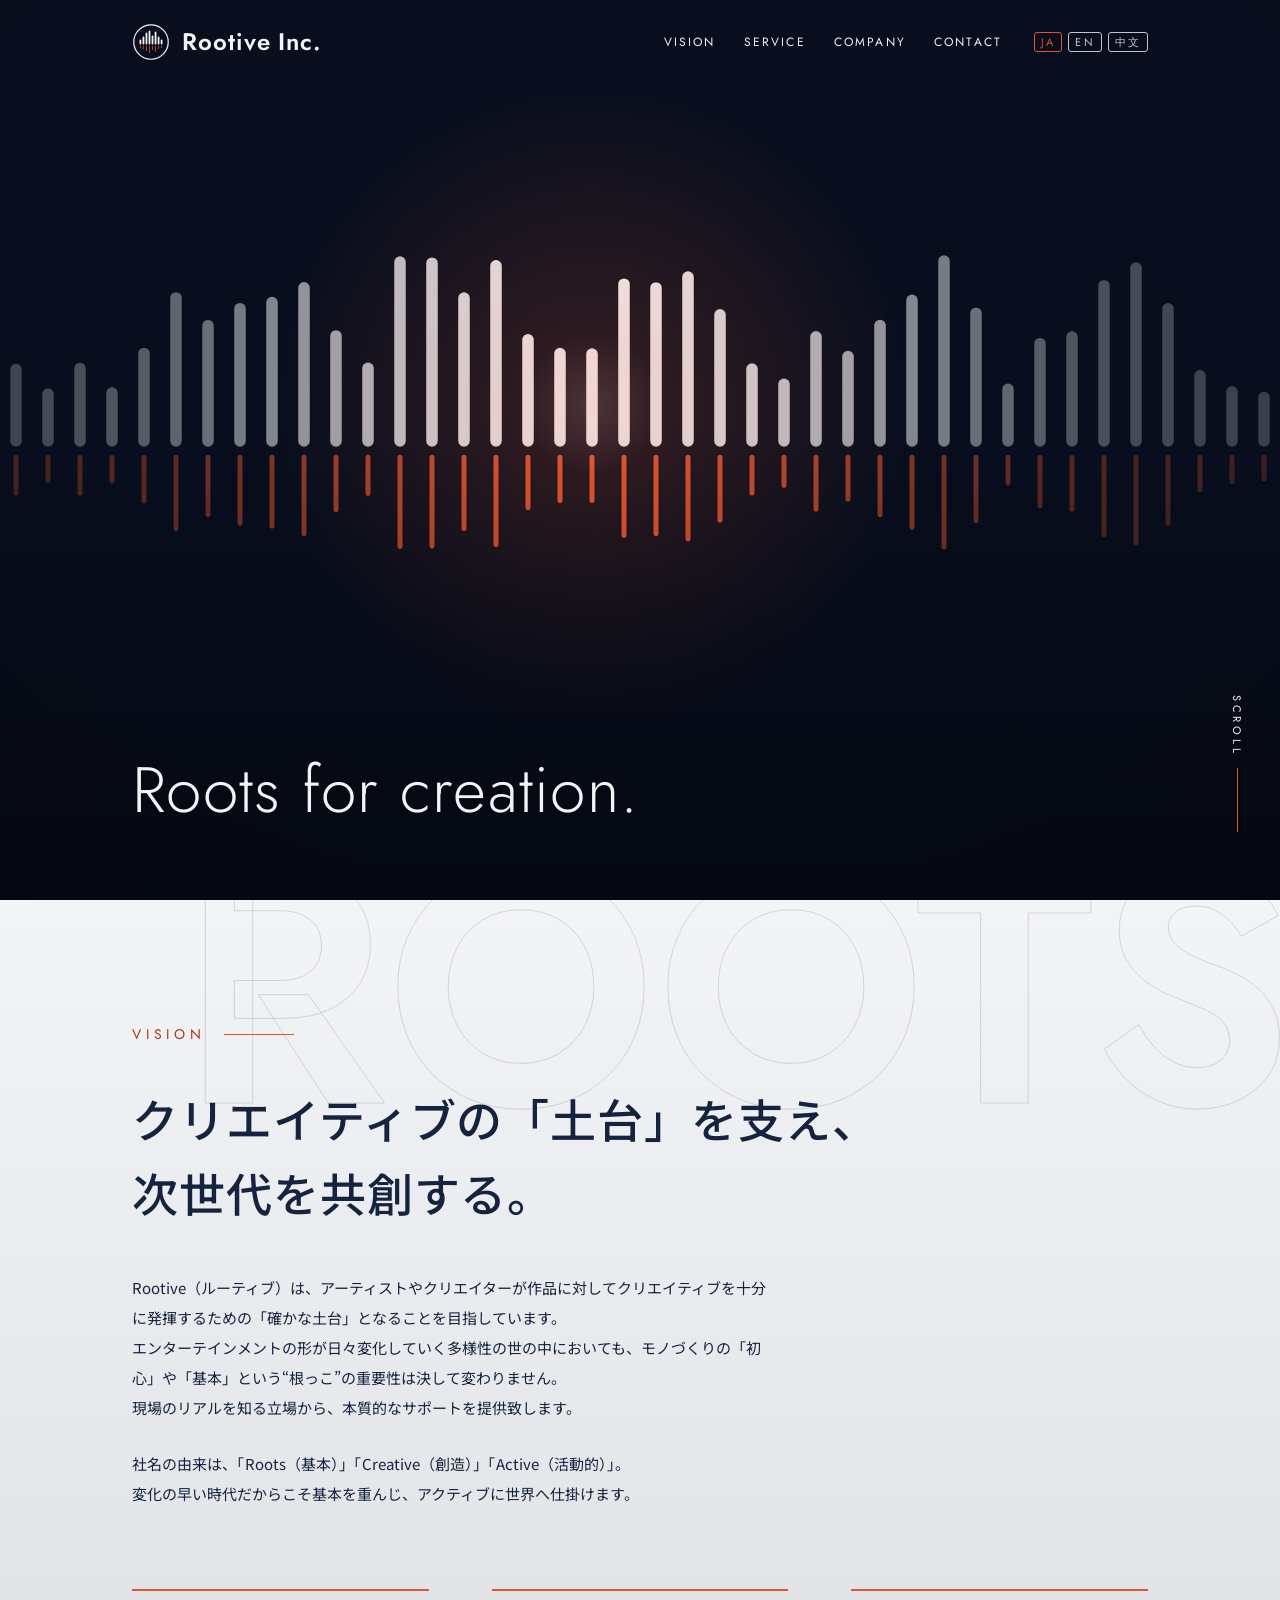
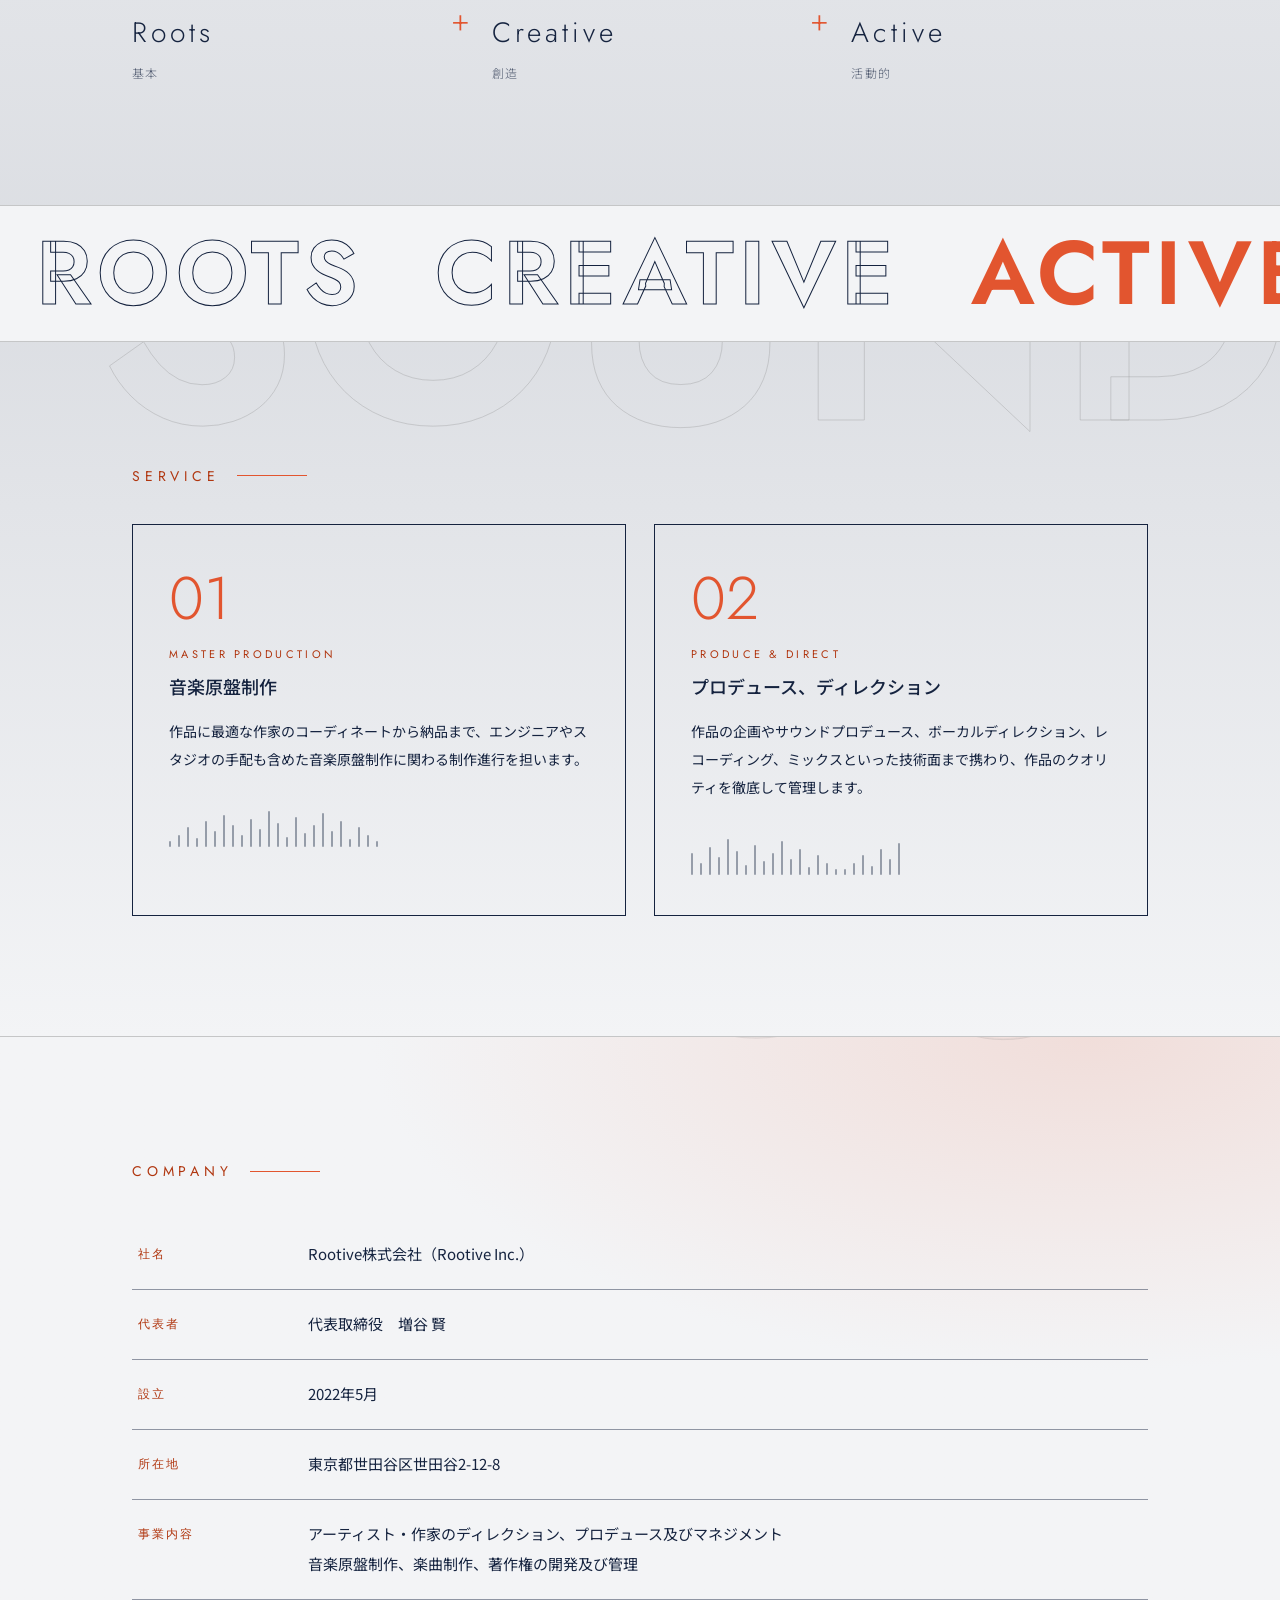
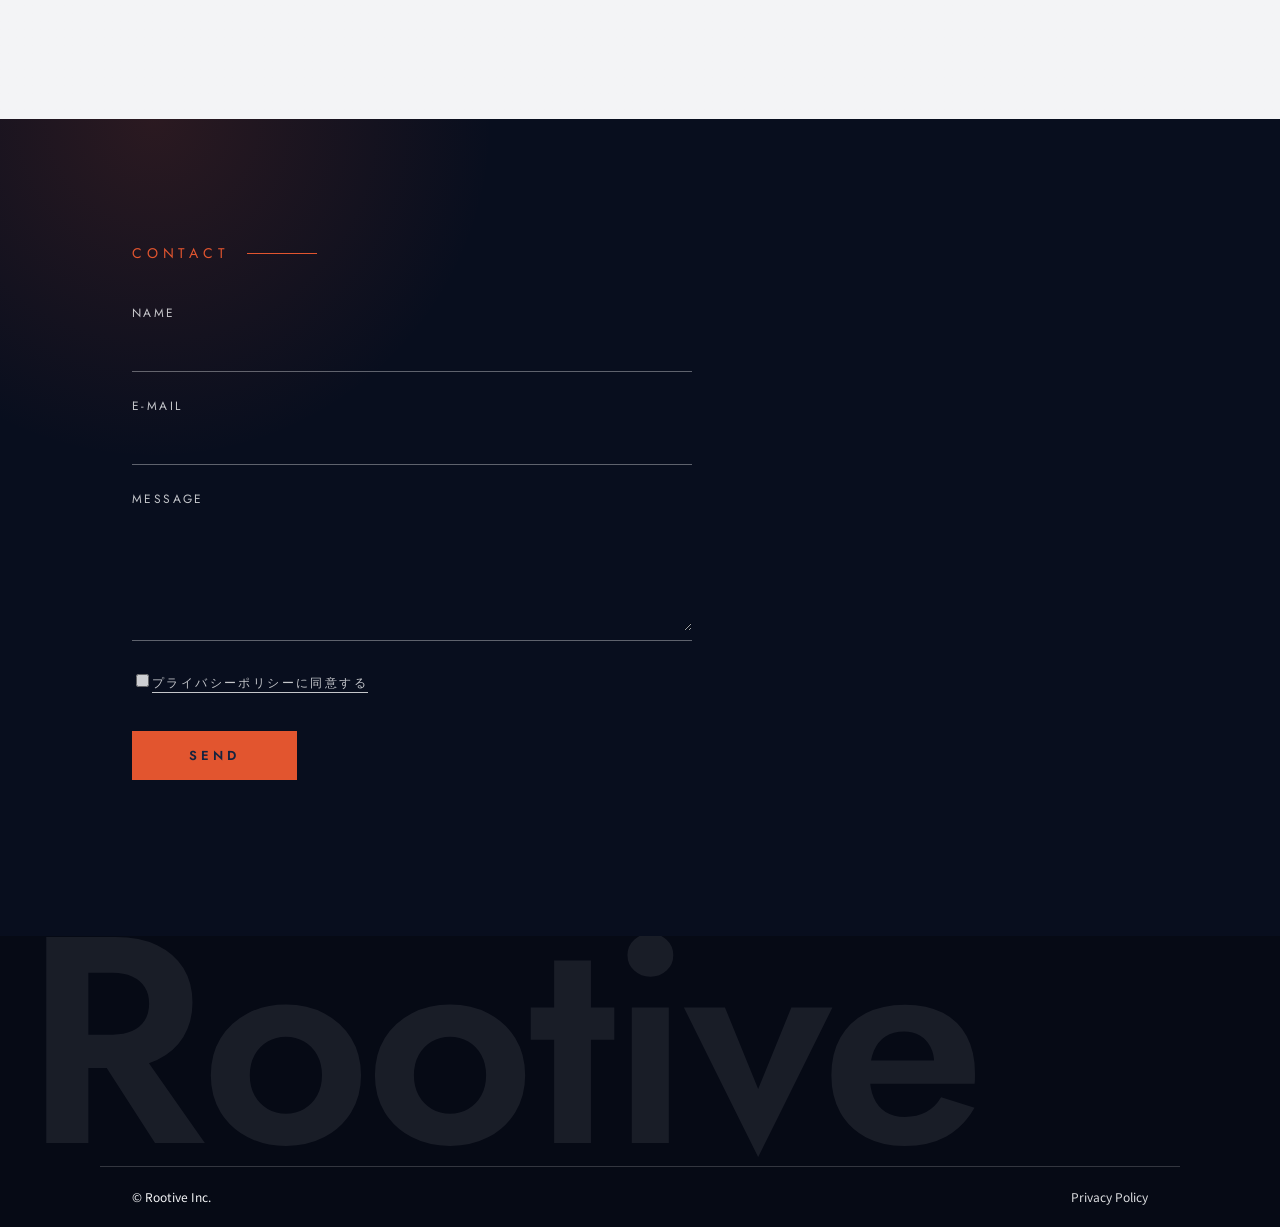
<file: index.html>
<!DOCTYPE html>
<html lang="ja">
<head>
<meta charset="utf-8">
<meta name="viewport" content="width=device-width, initial-scale=1">
<title>Rootive株式会社（Rootive Inc.）| Roots for creation.</title>
<meta name="description" content="Rootive株式会社（Rootive Inc.）の公式サイト。音楽原盤制作、プロデュース、ディレクション、アーティスト・作家のマネジメントを行います。">
<link rel="canonical" href="https://rootive-inc.jp/">
<link rel="alternate" hreflang="ja" href="https://rootive-inc.jp/">
<link rel="alternate" hreflang="en" href="https://rootive-inc.jp/en/">
<link rel="alternate" hreflang="zh-Hans" href="https://rootive-inc.jp/zh/">
<link rel="alternate" hreflang="x-default" href="https://rootive-inc.jp/">
<meta property="og:type" content="website">
<meta property="og:site_name" content="Rootive Inc.">
<meta property="og:title" content="Rootive株式会社（Rootive Inc.）| Roots for creation.">
<meta property="og:description" content="Rootive株式会社（Rootive Inc.）の公式サイト。音楽原盤制作、プロデュース、ディレクション、アーティスト・作家のマネジメントを行います。">
<meta property="og:url" content="https://rootive-inc.jp/">
<meta property="og:image" content="https://rootive-inc.jp/assets/og.png">
<meta property="og:locale" content="ja_JP">
<meta name="twitter:card" content="summary_large_image">
<meta name="theme-color" content="#080E1E">
<link rel="icon" href="/favicon.ico" sizes="48x48">
<link rel="icon" href="./assets/favicon.svg" type="image/svg+xml">
<link rel="icon" href="/assets/favicon-32.png" type="image/png" sizes="32x32">
<link rel="apple-touch-icon" href="./assets/apple-touch-icon.png">
<link rel="preconnect" href="https://fonts.googleapis.com">
<link rel="preconnect" href="https://fonts.gstatic.com" crossorigin>
<link href="https://fonts.googleapis.com/css2?family=Jost:wght@300;400;500;600&family=Noto+Sans+JP:wght@400;500&display=swap" rel="stylesheet">
<link rel="stylesheet" href="./assets/style.css">
<script type="application/ld+json">{"@context": "https://schema.org", "@type": "Organization", "name": "Rootive株式会社", "alternateName": "Rootive Inc.", "url": "https://rootive-inc.jp/", "logo": "https://rootive-inc.jp/assets/apple-touch-icon.png", "foundingDate": "2022-05", "address": {"@type": "PostalAddress", "streetAddress": "2-12-8 Setagaya", "addressLocality": "Setagaya-ku", "addressRegion": "Tokyo", "addressCountry": "JP"}}</script>
</head>
<body>
<div class="intro" aria-hidden="true"><svg width="130" height="130" viewBox="0 0 64 64"><circle cx="32" cy="32" r="29" pathLength="1" stroke="var(--bg)" stroke-width="1.4"/><g transform="translate(5.65 10.75) scale(0.85)"><path pathLength="1" d="M10 28V22M16 28V16M22 28V8M28 28V4M34 28V14M40 28V6M46 28V16M52 28V22" stroke="var(--bg)" stroke-width="3.5"/><path class="r" pathLength="1" d="M10 33V36M16 33V38M22 33V42M28 33V46M34 33V40M40 33V44M46 33V38M52 33V36" stroke="var(--acc)" stroke-width="1.6"/></g></svg></div>
<div id="pb"></div><div class="cur" id="cur"></div>
<header><div class="wrap"><a class="lg" href="#top"><svg width="38" height="38" viewBox="0 0 64 64" fill="none" stroke-linecap="round" aria-hidden="true"><circle cx="32" cy="32" r="29" stroke="var(--bg)" stroke-width="2"/><g transform="translate(5.65 10.75) scale(0.85)"><path d="M10 28V22M16 28V16M22 28V8M28 28V4M34 28V14M40 28V6M46 28V16M52 28V22" stroke="var(--bg)" stroke-width="3.5"/><path d="M10 33V36M16 33V38M22 33V42M28 33V46M34 33V40M40 33V44M46 33V38M52 33V36" stroke="var(--acc)" stroke-width="1.6"/></g></svg><span>Rootive<small class="inc">Inc.</small></span></a>
<nav><span class="lk"><a href="#vision">VISION</a><a href="#service">SERVICE</a><a href="#company">COMPANY</a><a href="#contact">CONTACT</a></span><span class="langs"><a class="ln on" href="./" hreflang="ja" lang="ja" aria-label="日本語" aria-current="true">JA</a><a class="ln" href="en/" hreflang="en" lang="en" aria-label="English">EN</a><a class="ln" href="zh/" hreflang="zh-Hans" lang="zh-Hans" aria-label="简体中文">中文</a></span><button class="mb" type="button" aria-label="メニュー">MENU</button></nav></div></header>
<main>
<div class="hero" id="top"><canvas id="cv" aria-hidden="true"></canvas><div class="wrap hc" id="hc"><h1><span class="hl"><span>Roots for creation.</span></span></h1></div><div class="scr" aria-hidden="true">SCROLL</div></div>
<section id="vision"><div class="bgw" data-px aria-hidden="true">ROOTS</div><div class="wrap">
<div class="tt rv">VISION</div>
<h2 class="vs rv">クリエイティブの「土台」を支え、<br>次世代を共創する。</h2>
<div class="vb rv" style="--d:.15s"><p>Rootive（ルーティブ）は、アーティストやクリエイターが作品に対してクリエイティブを十分に発揮するための「確かな土台」となることを目指しています。<br>エンターテインメントの形が日々変化していく多様性の世の中においても、モノづくりの「初心」や「基本」という“根っこ”の重要性は決して変わりません。<br>現場のリアルを知る立場から、本質的なサポートを提供致します。</p><p>社名の由来は、「Roots（基本）」「Creative（創造）」「Active（活動的）」。<br>変化の早い時代だからこそ基本を重んじ、アクティブに世界へ仕掛けます。</p></div>
<div class="tri"><div class="rv">Roots<small>基本</small></div><span class="pl rv" style="--d:.1s">+</span><div class="rv" style="--d:.15s">Creative<small>創造</small></div><span class="pl rv" style="--d:.25s">+</span><div class="rv" style="--d:.3s">Active<small>活動的</small></div></div></div></section>
<div class="mq" aria-hidden="true"><div class="mt"><span>ROOTS</span><span>CREATIVE</span><span>ACTIVE</span><span>ROOTS</span><span>CREATIVE</span><span>ACTIVE</span><span>ROOTS</span><span>CREATIVE</span><span>ACTIVE</span><span>ROOTS</span><span>CREATIVE</span><span>ACTIVE</span></div></div>
<section id="service"><div class="bgw" data-px aria-hidden="true">SOUND</div><div class="wrap"><div class="tt rv">SERVICE</div><div class="sg">
<div class="cd rv"><span class="n">01</span><small class="en">MASTER PRODUCTION</small><b>音楽原盤制作</b><p>作品に最適な作家のコーディネートから納品まで、エンジニアやスタジオの手配も含めた音楽原盤制作に関わる制作進行を担います。</p><div class="wv" aria-hidden="true"><i style="--h:6px;--i:0"></i><i style="--h:12px;--i:1"></i><i style="--h:20px;--i:2"></i><i style="--h:9px;--i:3"></i><i style="--h:26px;--i:4"></i><i style="--h:16px;--i:5"></i><i style="--h:32px;--i:6"></i><i style="--h:22px;--i:7"></i><i style="--h:12px;--i:8"></i><i style="--h:28px;--i:9"></i><i style="--h:18px;--i:10"></i><i style="--h:36px;--i:11"></i><i style="--h:24px;--i:12"></i><i style="--h:10px;--i:13"></i><i style="--h:30px;--i:14"></i><i style="--h:14px;--i:15"></i><i style="--h:22px;--i:16"></i><i style="--h:34px;--i:17"></i><i style="--h:16px;--i:18"></i><i style="--h:26px;--i:19"></i><i style="--h:8px;--i:20"></i><i style="--h:20px;--i:21"></i><i style="--h:12px;--i:22"></i><i style="--h:6px;--i:23"></i></div></div>
<div class="cd rv" style="--d:.15s"><span class="n">02</span><small class="en">PRODUCE &amp; DIRECT</small><b>プロデュース、ディレクション</b><p>作品の企画やサウンドプロデュース、ボーカルディレクション、レコーディング、ミックスといった技術面まで携わり、作品のクオリティを徹底して管理します。</p><div class="wv" aria-hidden="true"><i style="--h:22px;--i:0"></i><i style="--h:12px;--i:1"></i><i style="--h:28px;--i:2"></i><i style="--h:18px;--i:3"></i><i style="--h:36px;--i:4"></i><i style="--h:24px;--i:5"></i><i style="--h:10px;--i:6"></i><i style="--h:30px;--i:7"></i><i style="--h:14px;--i:8"></i><i style="--h:22px;--i:9"></i><i style="--h:34px;--i:10"></i><i style="--h:16px;--i:11"></i><i style="--h:26px;--i:12"></i><i style="--h:8px;--i:13"></i><i style="--h:20px;--i:14"></i><i style="--h:12px;--i:15"></i><i style="--h:6px;--i:16"></i><i style="--h:6px;--i:17"></i><i style="--h:12px;--i:18"></i><i style="--h:20px;--i:19"></i><i style="--h:9px;--i:20"></i><i style="--h:26px;--i:21"></i><i style="--h:16px;--i:22"></i><i style="--h:32px;--i:23"></i></div></div>
</div></div></section>
<section id="company" class="line"><div class="bgw" data-px aria-hidden="true">ABOUT</div><div class="wrap"><div class="tt rv">COMPANY</div><div class="tb">
<div class="row rv"><div>社名</div><div>Rootive株式会社（Rootive Inc.）</div></div>
<div class="row rv" style="--d:.06s"><div>代表者</div><div>代表取締役　増谷 賢</div></div>
<div class="row rv" style="--d:.12s"><div>設立</div><div>2022年5月</div></div>
<div class="row rv" style="--d:.18s"><div>所在地</div><div>東京都世田谷区世田谷2-12-8</div></div>
<div class="row rv" style="--d:.24s"><div>事業内容</div><div>アーティスト・作家のディレクション、プロデュース及びマネジメント<br>音楽原盤制作、楽曲制作、著作権の開発及び管理</div></div>
</div></div></section>
<section id="contact" class="ct"><div class="wrap"><div class="tt rv">CONTACT</div>
<form id="f" class="rv" method="post" data-sending="送信中…" data-ok="送信しました。お問い合わせありがとうございます。" data-err="送信に失敗しました。時間をおいて、もう一度お試しください。" data-pending="フォームは現在準備中です。"><div class="fld"><label for="n">NAME</label><input id="n" name="name" autocomplete="name" required></div><div class="fld"><label for="e">E-MAIL</label><input id="e" name="email" type="email" autocomplete="email" required></div><div class="fld"><label for="m">MESSAGE</label><textarea id="m" name="message" required></textarea></div><input type="hidden" name="_subject" value="Rootive website inquiry"><input type="hidden" name="_language" value="ja"><div class="hp" aria-hidden="true"><label>Leave this field empty<input type="text" name="_gotcha" tabindex="-1" autocomplete="off"></label></div><label class="ck"><input type="checkbox" name="consent" value="agreed" required><span><a href="privacy/" target="_blank" rel="noopener">プライバシーポリシーに同意する</a></span></label><button type="submit">SEND</button><div id="st" role="status" aria-live="polite"></div></form></div></section>
</main>
<footer><div class="bw" aria-hidden="true">Rootive</div><div class="fb"><span>© Rootive Inc.</span><a href="privacy/">Privacy Policy</a></div></footer>
<script src="./assets/config.js"></script>
<script src="./assets/main.js"></script>
</body>
</html>
</file>
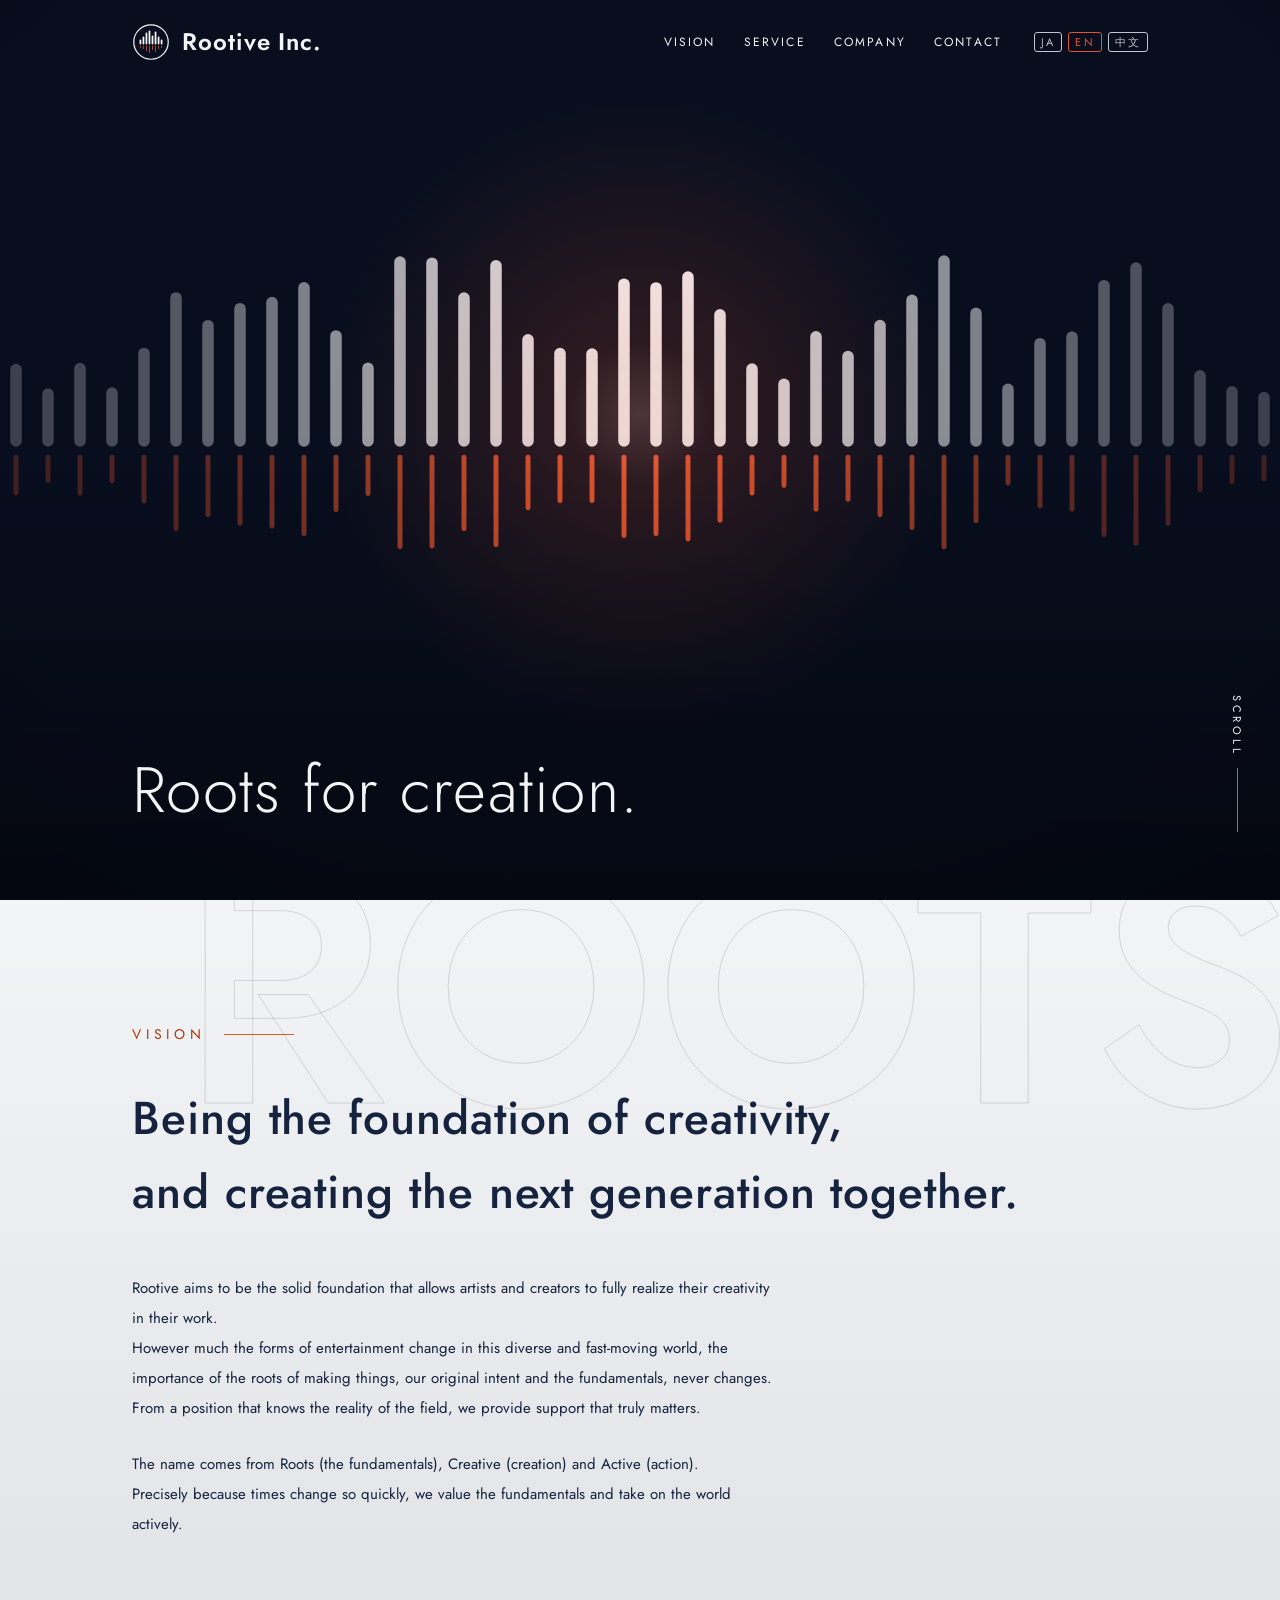
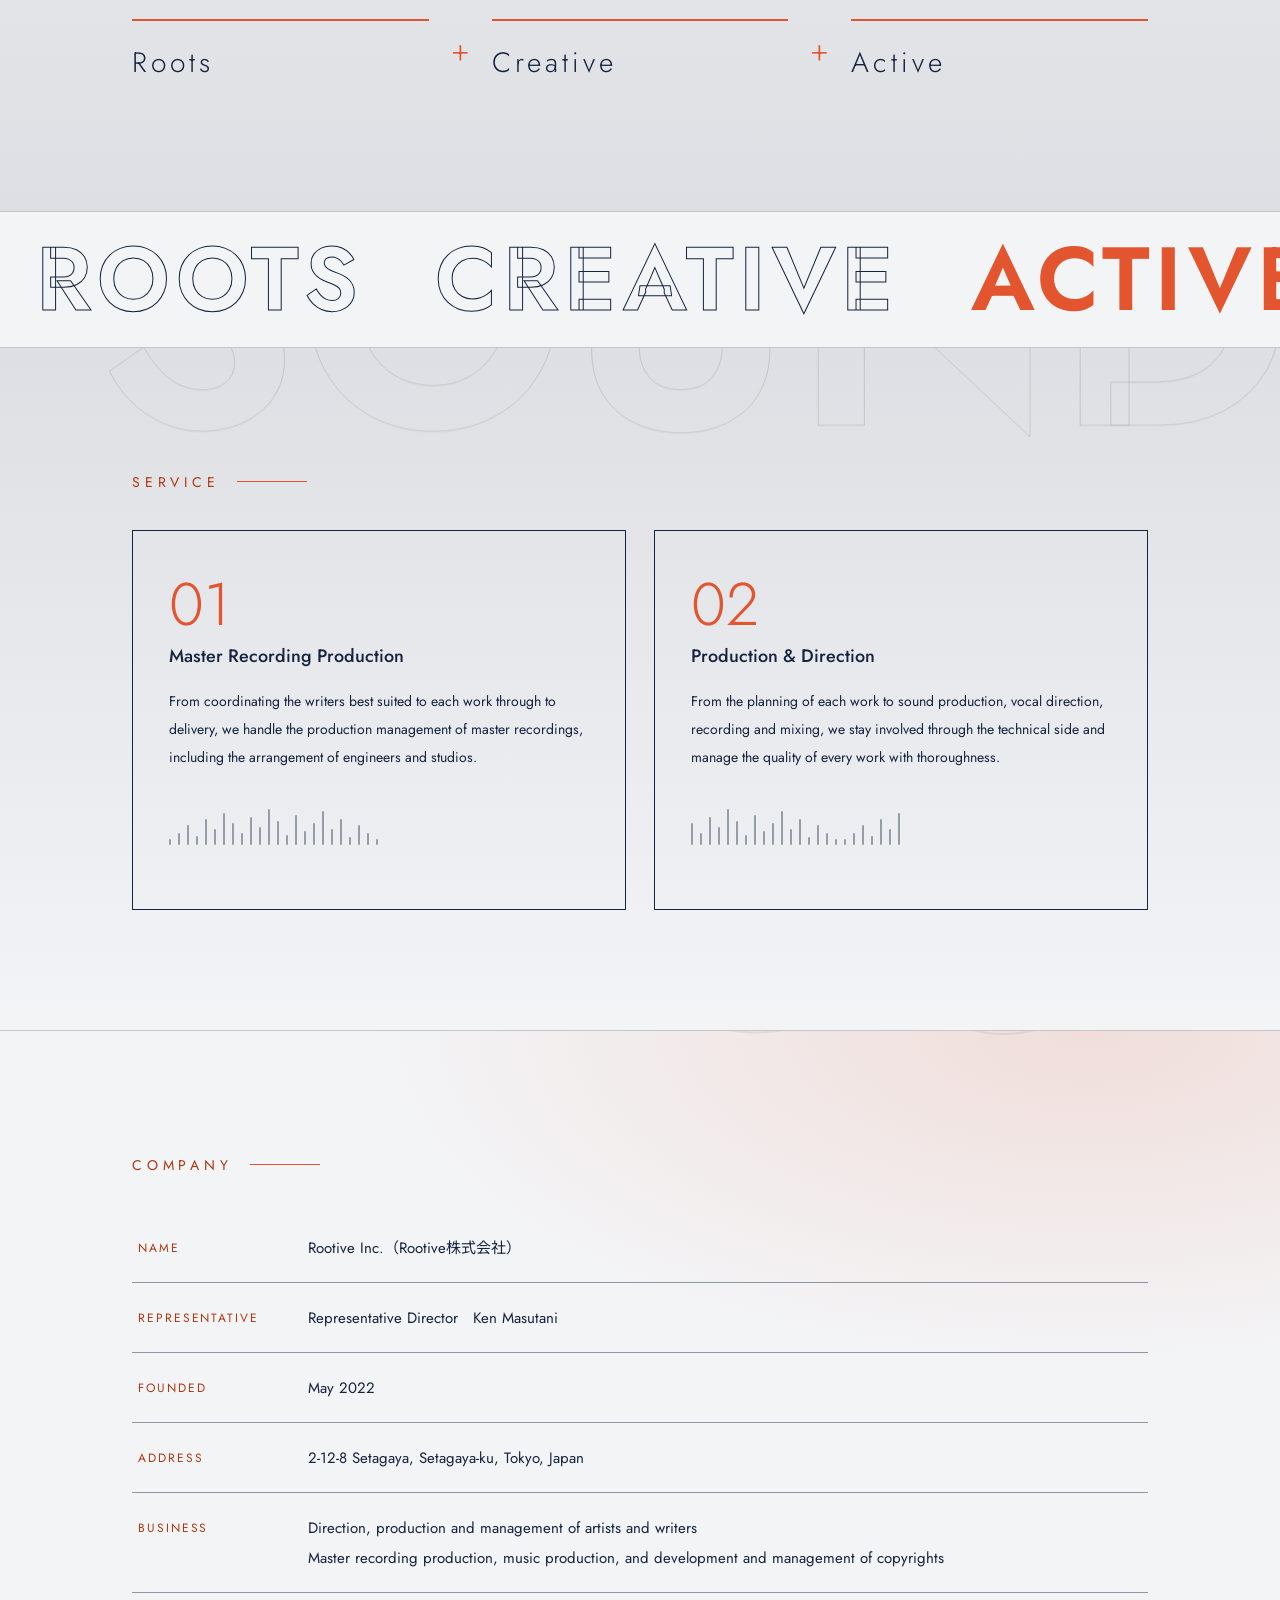
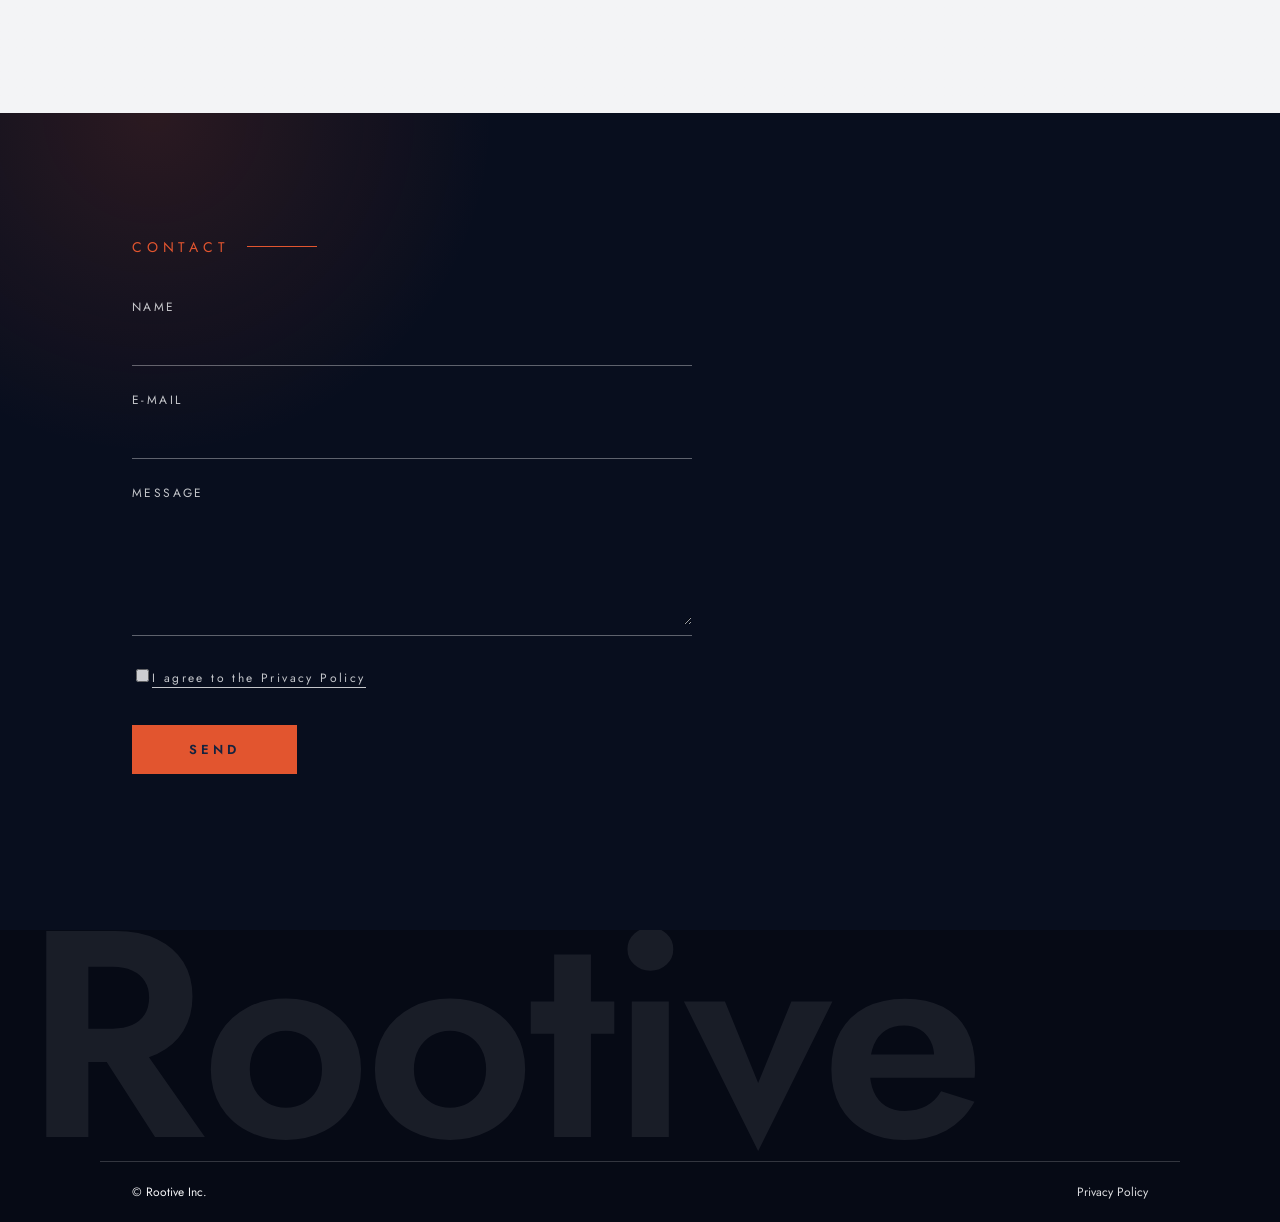
<file: en/index.html>
<!DOCTYPE html>
<html lang="en">
<head>
<meta charset="utf-8">
<meta name="viewport" content="width=device-width, initial-scale=1">
<title>Rootive Inc. | Roots for creation.</title>
<meta name="description" content="Official website of Rootive Inc. We provide master recording production, production and direction, and management of artists and writers.">
<link rel="canonical" href="https://rootive-inc.jp/en/">
<link rel="alternate" hreflang="ja" href="https://rootive-inc.jp/">
<link rel="alternate" hreflang="en" href="https://rootive-inc.jp/en/">
<link rel="alternate" hreflang="zh-Hans" href="https://rootive-inc.jp/zh/">
<link rel="alternate" hreflang="x-default" href="https://rootive-inc.jp/">
<meta property="og:type" content="website">
<meta property="og:site_name" content="Rootive Inc.">
<meta property="og:title" content="Rootive Inc. | Roots for creation.">
<meta property="og:description" content="Official website of Rootive Inc. We provide master recording production, production and direction, and management of artists and writers.">
<meta property="og:url" content="https://rootive-inc.jp/en/">
<meta property="og:image" content="https://rootive-inc.jp/assets/og.png">
<meta property="og:locale" content="en_US">
<meta name="twitter:card" content="summary_large_image">
<meta name="theme-color" content="#080E1E">
<link rel="icon" href="/favicon.ico" sizes="48x48">
<link rel="icon" href="../assets/favicon.svg" type="image/svg+xml">
<link rel="icon" href="/assets/favicon-32.png" type="image/png" sizes="32x32">
<link rel="apple-touch-icon" href="../assets/apple-touch-icon.png">
<link rel="preconnect" href="https://fonts.googleapis.com">
<link rel="preconnect" href="https://fonts.gstatic.com" crossorigin>
<link href="https://fonts.googleapis.com/css2?family=Jost:wght@300;400;500;600&family=Noto+Sans+JP:wght@400;500&display=swap" rel="stylesheet">
<link rel="stylesheet" href="../assets/style.css">
<script type="application/ld+json">{"@context": "https://schema.org", "@type": "Organization", "name": "Rootive Inc.", "alternateName": "Rootive株式会社", "url": "https://rootive-inc.jp/", "logo": "https://rootive-inc.jp/assets/apple-touch-icon.png", "foundingDate": "2022-05", "address": {"@type": "PostalAddress", "streetAddress": "2-12-8 Setagaya", "addressLocality": "Setagaya-ku", "addressRegion": "Tokyo", "addressCountry": "JP"}}</script>
</head>
<body>
<div class="intro" aria-hidden="true"><svg width="130" height="130" viewBox="0 0 64 64"><circle cx="32" cy="32" r="29" pathLength="1" stroke="var(--bg)" stroke-width="1.4"/><g transform="translate(5.65 10.75) scale(0.85)"><path pathLength="1" d="M10 28V22M16 28V16M22 28V8M28 28V4M34 28V14M40 28V6M46 28V16M52 28V22" stroke="var(--bg)" stroke-width="3.5"/><path class="r" pathLength="1" d="M10 33V36M16 33V38M22 33V42M28 33V46M34 33V40M40 33V44M46 33V38M52 33V36" stroke="var(--acc)" stroke-width="1.6"/></g></svg></div>
<div id="pb"></div><div class="cur" id="cur"></div>
<header><div class="wrap"><a class="lg" href="#top"><svg width="38" height="38" viewBox="0 0 64 64" fill="none" stroke-linecap="round" aria-hidden="true"><circle cx="32" cy="32" r="29" stroke="var(--bg)" stroke-width="2"/><g transform="translate(5.65 10.75) scale(0.85)"><path d="M10 28V22M16 28V16M22 28V8M28 28V4M34 28V14M40 28V6M46 28V16M52 28V22" stroke="var(--bg)" stroke-width="3.5"/><path d="M10 33V36M16 33V38M22 33V42M28 33V46M34 33V40M40 33V44M46 33V38M52 33V36" stroke="var(--acc)" stroke-width="1.6"/></g></svg><span>Rootive<small class="inc">Inc.</small></span></a>
<nav><span class="lk"><a href="#vision">VISION</a><a href="#service">SERVICE</a><a href="#company">COMPANY</a><a href="#contact">CONTACT</a></span><span class="langs"><a class="ln" href="../" hreflang="ja" lang="ja" aria-label="日本語">JA</a><a class="ln on" href="./" hreflang="en" lang="en" aria-label="English" aria-current="true">EN</a><a class="ln" href="../zh/" hreflang="zh-Hans" lang="zh-Hans" aria-label="简体中文">中文</a></span><button class="mb" type="button" aria-label="Menu">MENU</button></nav></div></header>
<main>
<div class="hero" id="top"><canvas id="cv" aria-hidden="true"></canvas><div class="wrap hc" id="hc"><h1><span class="hl"><span>Roots for creation.</span></span></h1></div><div class="scr" aria-hidden="true">SCROLL</div></div>
<section id="vision"><div class="bgw" data-px aria-hidden="true">ROOTS</div><div class="wrap">
<div class="tt rv">VISION</div>
<h2 class="vs rv">Being the foundation of creativity,<br>and creating the next generation together.</h2>
<div class="vb rv" style="--d:.15s"><p>Rootive aims to be the solid foundation that allows artists and creators to fully realize their creativity in their work.<br>However much the forms of entertainment change in this diverse and fast-moving world, the importance of the roots of making things, our original intent and the fundamentals, never changes.<br>From a position that knows the reality of the field, we provide support that truly matters.</p><p>The name comes from Roots (the fundamentals), Creative (creation) and Active (action).<br>Precisely because times change so quickly, we value the fundamentals and take on the world actively.</p></div>
<div class="tri"><div class="rv">Roots</div><span class="pl rv" style="--d:.1s">+</span><div class="rv" style="--d:.15s">Creative</div><span class="pl rv" style="--d:.25s">+</span><div class="rv" style="--d:.3s">Active</div></div></div></section>
<div class="mq" aria-hidden="true"><div class="mt"><span>ROOTS</span><span>CREATIVE</span><span>ACTIVE</span><span>ROOTS</span><span>CREATIVE</span><span>ACTIVE</span><span>ROOTS</span><span>CREATIVE</span><span>ACTIVE</span><span>ROOTS</span><span>CREATIVE</span><span>ACTIVE</span></div></div>
<section id="service"><div class="bgw" data-px aria-hidden="true">SOUND</div><div class="wrap"><div class="tt rv">SERVICE</div><div class="sg">
<div class="cd rv"><span class="n">01</span><b>Master Recording Production</b><p>From coordinating the writers best suited to each work through to delivery, we handle the production management of master recordings, including the arrangement of engineers and studios.</p><div class="wv" aria-hidden="true"><i style="--h:6px;--i:0"></i><i style="--h:12px;--i:1"></i><i style="--h:20px;--i:2"></i><i style="--h:9px;--i:3"></i><i style="--h:26px;--i:4"></i><i style="--h:16px;--i:5"></i><i style="--h:32px;--i:6"></i><i style="--h:22px;--i:7"></i><i style="--h:12px;--i:8"></i><i style="--h:28px;--i:9"></i><i style="--h:18px;--i:10"></i><i style="--h:36px;--i:11"></i><i style="--h:24px;--i:12"></i><i style="--h:10px;--i:13"></i><i style="--h:30px;--i:14"></i><i style="--h:14px;--i:15"></i><i style="--h:22px;--i:16"></i><i style="--h:34px;--i:17"></i><i style="--h:16px;--i:18"></i><i style="--h:26px;--i:19"></i><i style="--h:8px;--i:20"></i><i style="--h:20px;--i:21"></i><i style="--h:12px;--i:22"></i><i style="--h:6px;--i:23"></i></div></div>
<div class="cd rv" style="--d:.15s"><span class="n">02</span><b>Production &amp; Direction</b><p>From the planning of each work to sound production, vocal direction, recording and mixing, we stay involved through the technical side and manage the quality of every work with thoroughness.</p><div class="wv" aria-hidden="true"><i style="--h:22px;--i:0"></i><i style="--h:12px;--i:1"></i><i style="--h:28px;--i:2"></i><i style="--h:18px;--i:3"></i><i style="--h:36px;--i:4"></i><i style="--h:24px;--i:5"></i><i style="--h:10px;--i:6"></i><i style="--h:30px;--i:7"></i><i style="--h:14px;--i:8"></i><i style="--h:22px;--i:9"></i><i style="--h:34px;--i:10"></i><i style="--h:16px;--i:11"></i><i style="--h:26px;--i:12"></i><i style="--h:8px;--i:13"></i><i style="--h:20px;--i:14"></i><i style="--h:12px;--i:15"></i><i style="--h:6px;--i:16"></i><i style="--h:6px;--i:17"></i><i style="--h:12px;--i:18"></i><i style="--h:20px;--i:19"></i><i style="--h:9px;--i:20"></i><i style="--h:26px;--i:21"></i><i style="--h:16px;--i:22"></i><i style="--h:32px;--i:23"></i></div></div>
</div></div></section>
<section id="company" class="line"><div class="bgw" data-px aria-hidden="true">ABOUT</div><div class="wrap"><div class="tt rv">COMPANY</div><div class="tb">
<div class="row rv"><div>NAME</div><div>Rootive Inc.（Rootive株式会社）</div></div>
<div class="row rv" style="--d:.06s"><div>REPRESENTATIVE</div><div>Representative Director　Ken Masutani</div></div>
<div class="row rv" style="--d:.12s"><div>FOUNDED</div><div>May 2022</div></div>
<div class="row rv" style="--d:.18s"><div>ADDRESS</div><div>2-12-8 Setagaya, Setagaya-ku, Tokyo, Japan</div></div>
<div class="row rv" style="--d:.24s"><div>BUSINESS</div><div>Direction, production and management of artists and writers<br>Master recording production, music production, and development and management of copyrights</div></div>
</div></div></section>
<section id="contact" class="ct"><div class="wrap"><div class="tt rv">CONTACT</div>
<form id="f" class="rv" method="post" data-sending="Sending…" data-ok="Thank you. Your message has been sent." data-err="Failed to send. Please try again later." data-pending="The form is being set up."><div class="fld"><label for="n">NAME</label><input id="n" name="name" autocomplete="name" required></div><div class="fld"><label for="e">E-MAIL</label><input id="e" name="email" type="email" autocomplete="email" required></div><div class="fld"><label for="m">MESSAGE</label><textarea id="m" name="message" required></textarea></div><input type="hidden" name="_subject" value="Rootive website inquiry"><input type="hidden" name="_language" value="en"><div class="hp" aria-hidden="true"><label>Leave this field empty<input type="text" name="_gotcha" tabindex="-1" autocomplete="off"></label></div><label class="ck"><input type="checkbox" name="consent" value="agreed" required><span><a href="privacy/" target="_blank" rel="noopener">I agree to the Privacy Policy</a></span></label><button type="submit">SEND</button><div id="st" role="status" aria-live="polite"></div></form></div></section>
</main>
<footer><div class="bw" aria-hidden="true">Rootive</div><div class="fb"><span>© Rootive Inc.</span><a href="privacy/">Privacy Policy</a></div></footer>
<script src="../assets/config.js"></script>
<script src="../assets/main.js"></script>
</body>
</html>
</file>
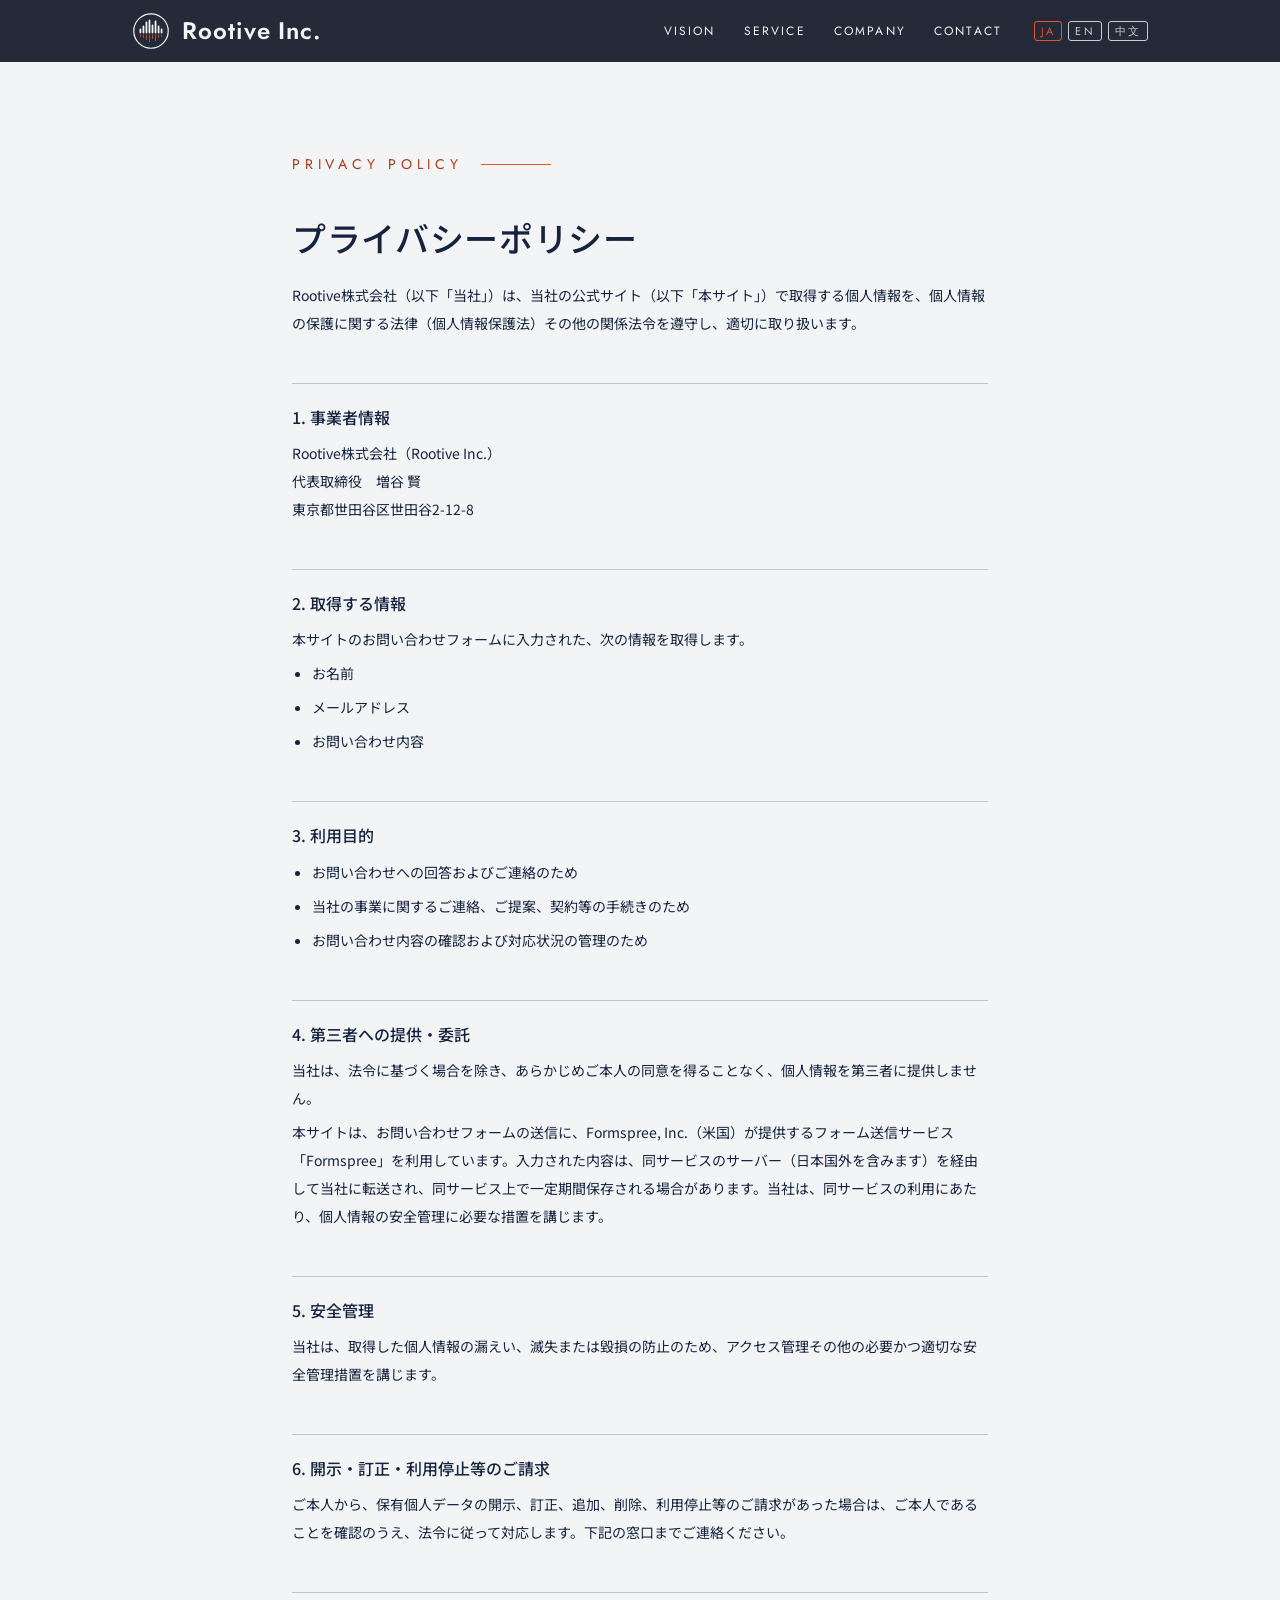
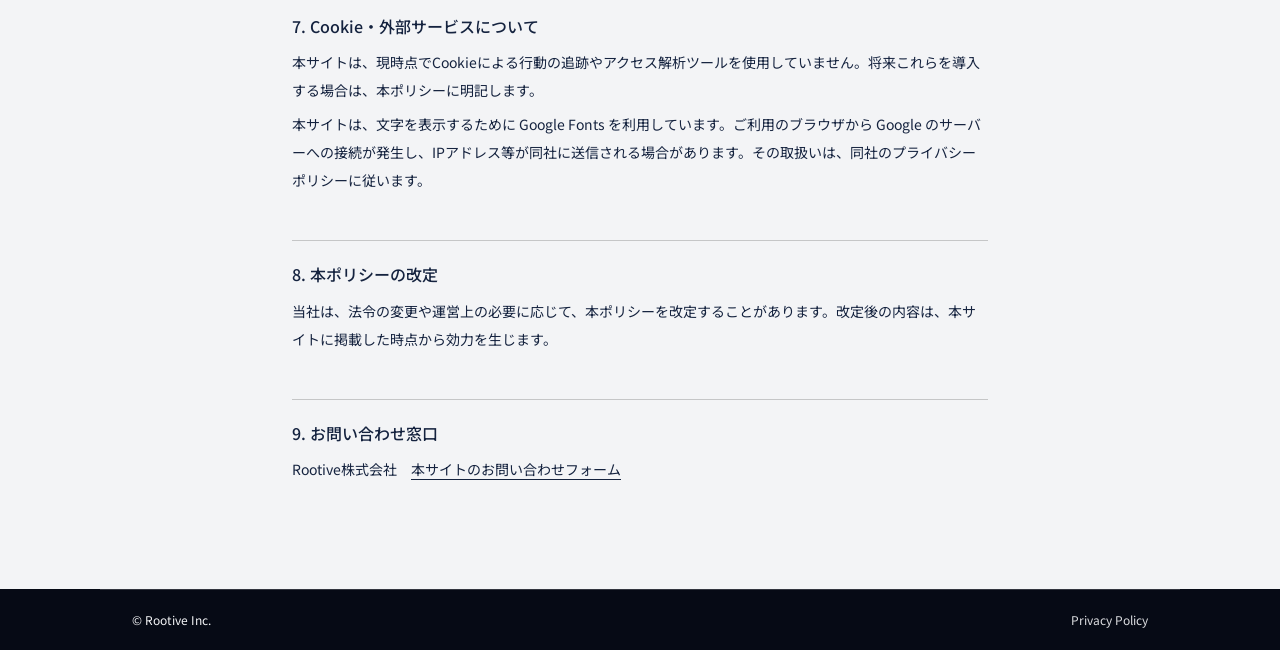
<file: privacy/index.html>
<!DOCTYPE html>
<html lang="ja">
<head>
<meta charset="utf-8">
<meta name="viewport" content="width=device-width, initial-scale=1">
<title>プライバシーポリシー | Rootive株式会社</title>
<meta name="description" content="Rootive株式会社（以下「当社」）は、当社の公式サイト（以下「本サイト」）で取得する個人情報を、個人情報の保護に関する法律（個人情報保護法）その他の関係法令を遵守し、適切に取り扱います。">
<link rel="canonical" href="https://rootive-inc.jp/privacy/">
<link rel="alternate" hreflang="ja" href="https://rootive-inc.jp/privacy/">
<link rel="alternate" hreflang="en" href="https://rootive-inc.jp/en/privacy/">
<link rel="alternate" hreflang="zh-Hans" href="https://rootive-inc.jp/zh/privacy/">
<link rel="alternate" hreflang="x-default" href="https://rootive-inc.jp/privacy/">
<meta property="og:type" content="website">
<meta property="og:site_name" content="Rootive Inc.">
<meta property="og:title" content="プライバシーポリシー | Rootive株式会社">
<meta property="og:description" content="Rootive株式会社（以下「当社」）は、当社の公式サイト（以下「本サイト」）で取得する個人情報を、個人情報の保護に関する法律（個人情報保護法）その他の関係法令を遵守し、適切に取り扱います。">
<meta property="og:url" content="https://rootive-inc.jp/privacy/">
<meta property="og:image" content="https://rootive-inc.jp/assets/og.png">
<meta property="og:locale" content="ja_JP">
<meta name="twitter:card" content="summary_large_image">
<meta name="theme-color" content="#080E1E">
<link rel="icon" href="/favicon.ico" sizes="48x48">
<link rel="icon" href="../assets/favicon.svg" type="image/svg+xml">
<link rel="icon" href="/assets/favicon-32.png" type="image/png" sizes="32x32">
<link rel="apple-touch-icon" href="../assets/apple-touch-icon.png">
<link rel="preconnect" href="https://fonts.googleapis.com">
<link rel="preconnect" href="https://fonts.gstatic.com" crossorigin>
<link href="https://fonts.googleapis.com/css2?family=Jost:wght@300;400;500;600&family=Noto+Sans+JP:wght@400;500&display=swap" rel="stylesheet">
<link rel="stylesheet" href="../assets/style.css">
</head>
<body class="pvp">
<div id="pb"></div>
<header class="sm" data-solid="1"><div class="wrap"><a class="lg" href="../"><svg width="38" height="38" viewBox="0 0 64 64" fill="none" stroke-linecap="round" aria-hidden="true"><circle cx="32" cy="32" r="29" stroke="var(--bg)" stroke-width="2"/><g transform="translate(5.65 10.75) scale(0.85)"><path d="M10 28V22M16 28V16M22 28V8M28 28V4M34 28V14M40 28V6M46 28V16M52 28V22" stroke="var(--bg)" stroke-width="3.5"/><path d="M10 33V36M16 33V38M22 33V42M28 33V46M34 33V40M40 33V44M46 33V38M52 33V36" stroke="var(--acc)" stroke-width="1.6"/></g></svg><span>Rootive<small class="inc">Inc.</small></span></a>
<nav><span class="lk"><a href="../#vision">VISION</a><a href="../#service">SERVICE</a><a href="../#company">COMPANY</a><a href="../#contact">CONTACT</a></span><span class="langs"><a class="ln on" href="./" hreflang="ja" lang="ja" aria-label="日本語" aria-current="true">JA</a><a class="ln" href="../en/privacy/" hreflang="en" lang="en" aria-label="English">EN</a><a class="ln" href="../zh/privacy/" hreflang="zh-Hans" lang="zh-Hans" aria-label="简体中文">中文</a></span><button class="mb" type="button" aria-label="メニュー">MENU</button></nav></div></header>
<main class="pv"><div class="wrap"><div class="tt">PRIVACY POLICY</div><h1>プライバシーポリシー</h1><p class="lead">Rootive株式会社（以下「当社」）は、当社の公式サイト（以下「本サイト」）で取得する個人情報を、個人情報の保護に関する法律（個人情報保護法）その他の関係法令を遵守し、適切に取り扱います。</p><h2>1. 事業者情報</h2><p>Rootive株式会社（Rootive Inc.）<br>代表取締役　増谷 賢<br>東京都世田谷区世田谷2-12-8</p><h2>2. 取得する情報</h2><p>本サイトのお問い合わせフォームに入力された、次の情報を取得します。</p><ul><li>お名前</li><li>メールアドレス</li><li>お問い合わせ内容</li></ul><h2>3. 利用目的</h2><ul><li>お問い合わせへの回答およびご連絡のため</li><li>当社の事業に関するご連絡、ご提案、契約等の手続きのため</li><li>お問い合わせ内容の確認および対応状況の管理のため</li></ul><h2>4. 第三者への提供・委託</h2><p>当社は、法令に基づく場合を除き、あらかじめご本人の同意を得ることなく、個人情報を第三者に提供しません。</p><p>本サイトは、お問い合わせフォームの送信に、Formspree, Inc.（米国）が提供するフォーム送信サービス「Formspree」を利用しています。入力された内容は、同サービスのサーバー（日本国外を含みます）を経由して当社に転送され、同サービス上で一定期間保存される場合があります。当社は、同サービスの利用にあたり、個人情報の安全管理に必要な措置を講じます。</p><h2>5. 安全管理</h2><p>当社は、取得した個人情報の漏えい、滅失または毀損の防止のため、アクセス管理その他の必要かつ適切な安全管理措置を講じます。</p><h2>6. 開示・訂正・利用停止等のご請求</h2><p>ご本人から、保有個人データの開示、訂正、追加、削除、利用停止等のご請求があった場合は、ご本人であることを確認のうえ、法令に従って対応します。下記の窓口までご連絡ください。</p><h2>7. Cookie・外部サービスについて</h2><p>本サイトは、現時点でCookieによる行動の追跡やアクセス解析ツールを使用していません。将来これらを導入する場合は、本ポリシーに明記します。</p><p>本サイトは、文字を表示するために Google Fonts を利用しています。ご利用のブラウザから Google のサーバーへの接続が発生し、IPアドレス等が同社に送信される場合があります。その取扱いは、同社のプライバシーポリシーに従います。</p><h2>8. 本ポリシーの改定</h2><p>当社は、法令の変更や運営上の必要に応じて、本ポリシーを改定することがあります。改定後の内容は、本サイトに掲載した時点から効力を生じます。</p><h2>9. お問い合わせ窓口</h2><p>Rootive株式会社　<a href="../#contact">本サイトのお問い合わせフォーム</a></p></div></main>
<footer><div class="fb"><span>© Rootive Inc.</span><a href="./">Privacy Policy</a></div></footer>
<script src="../assets/config.js"></script>
<script src="../assets/main.js"></script>
</body>
</html>
</file>
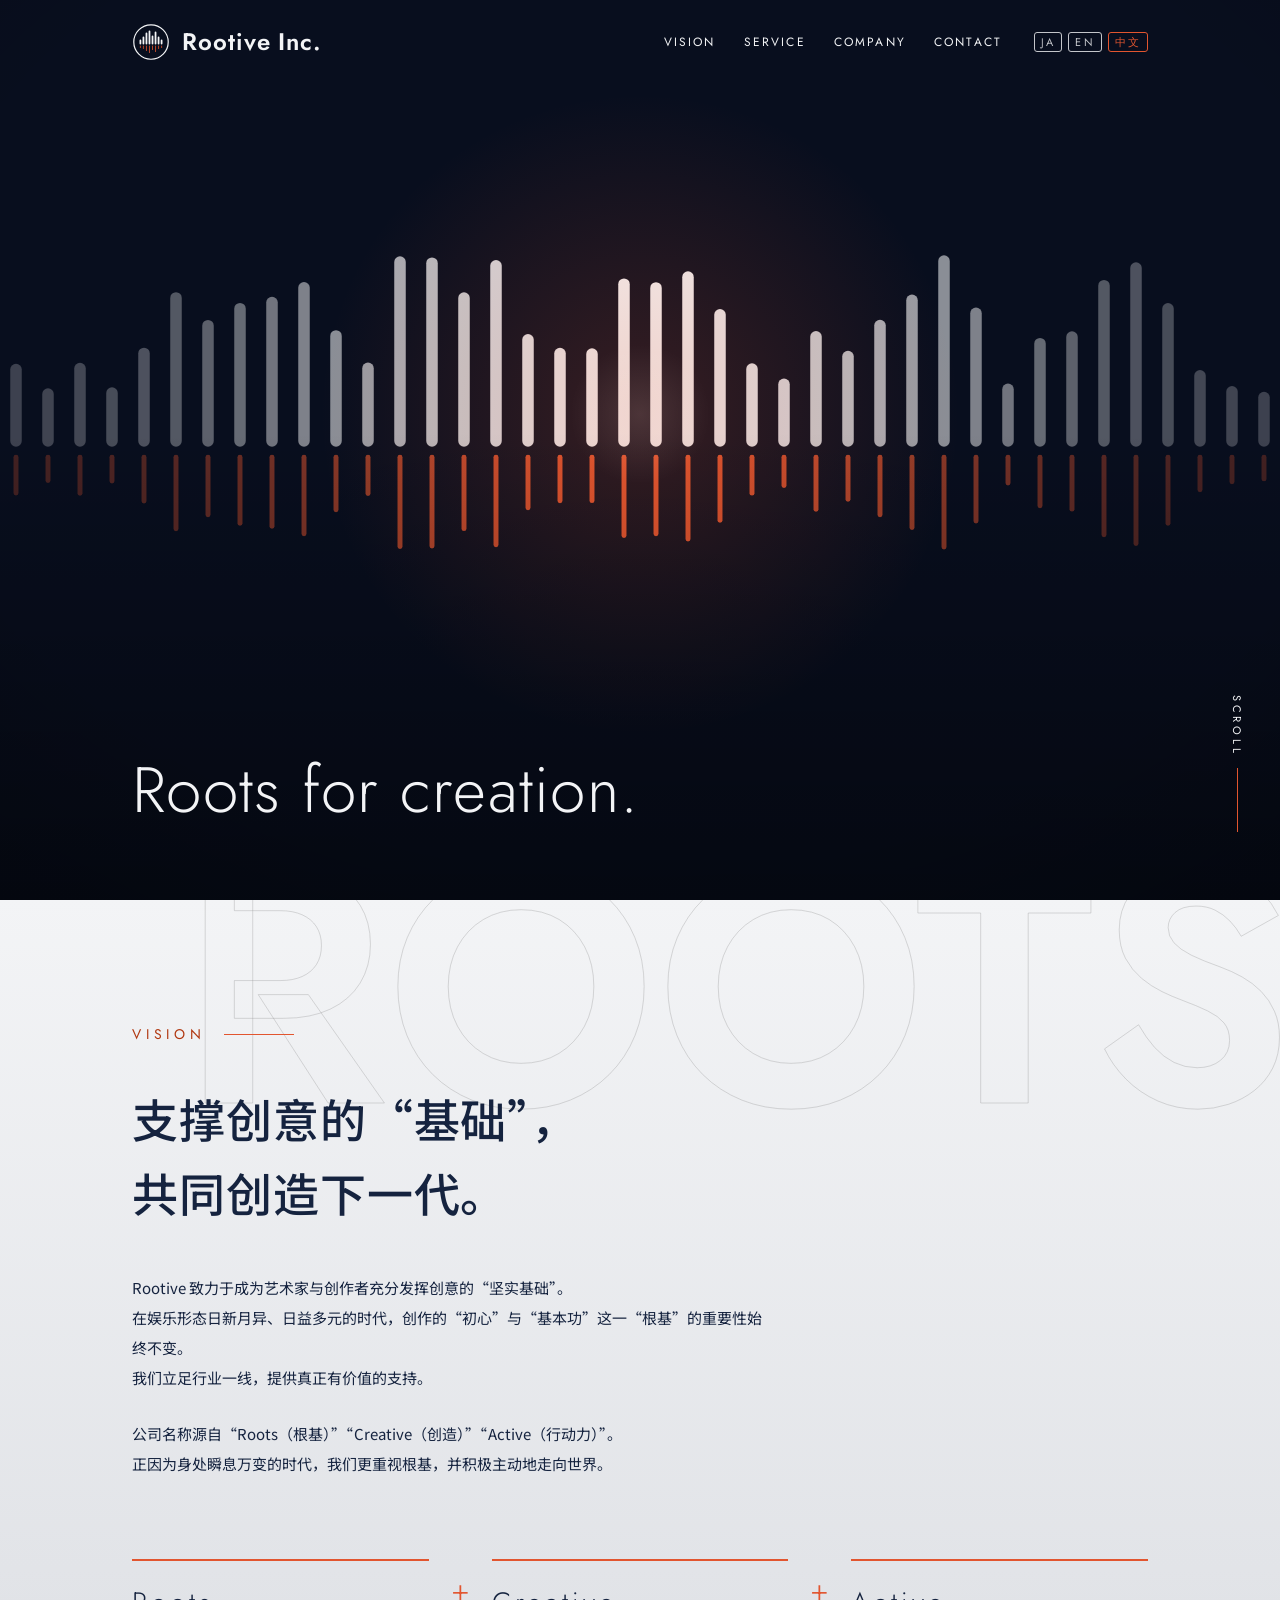
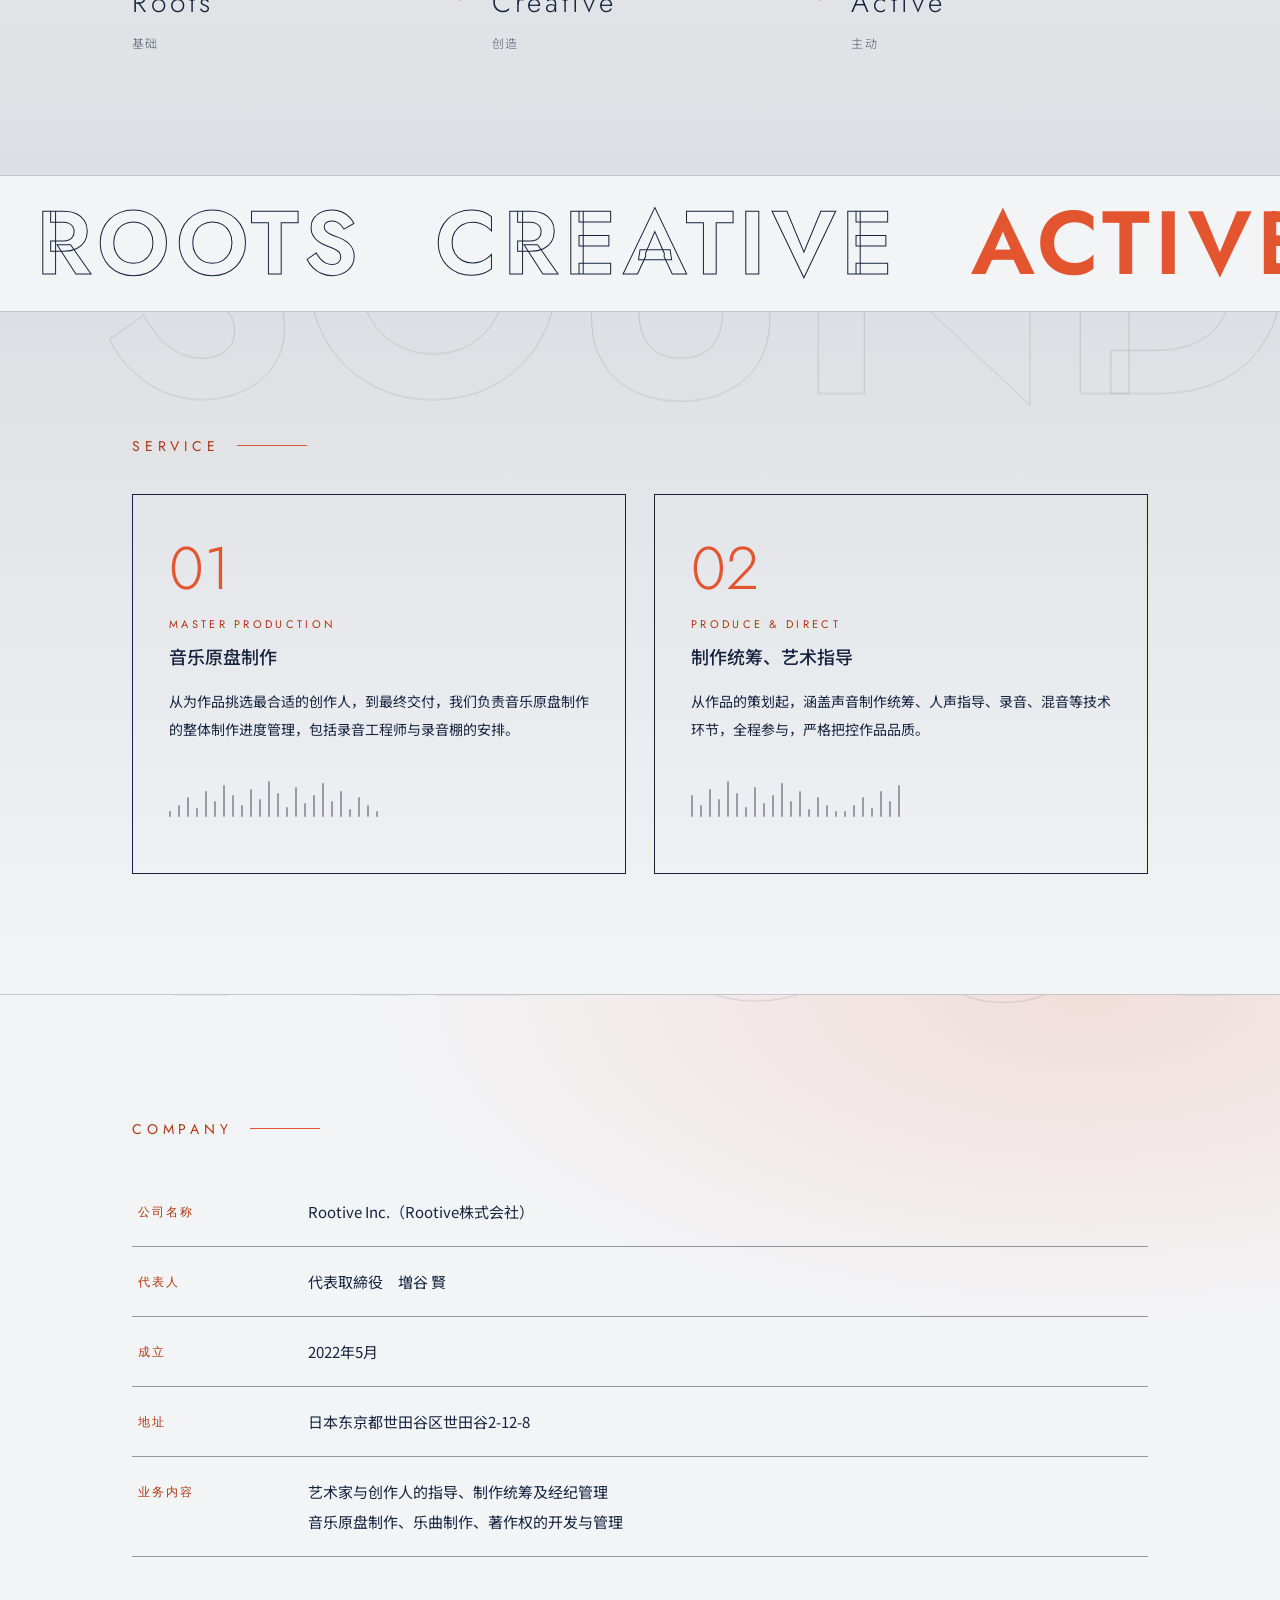
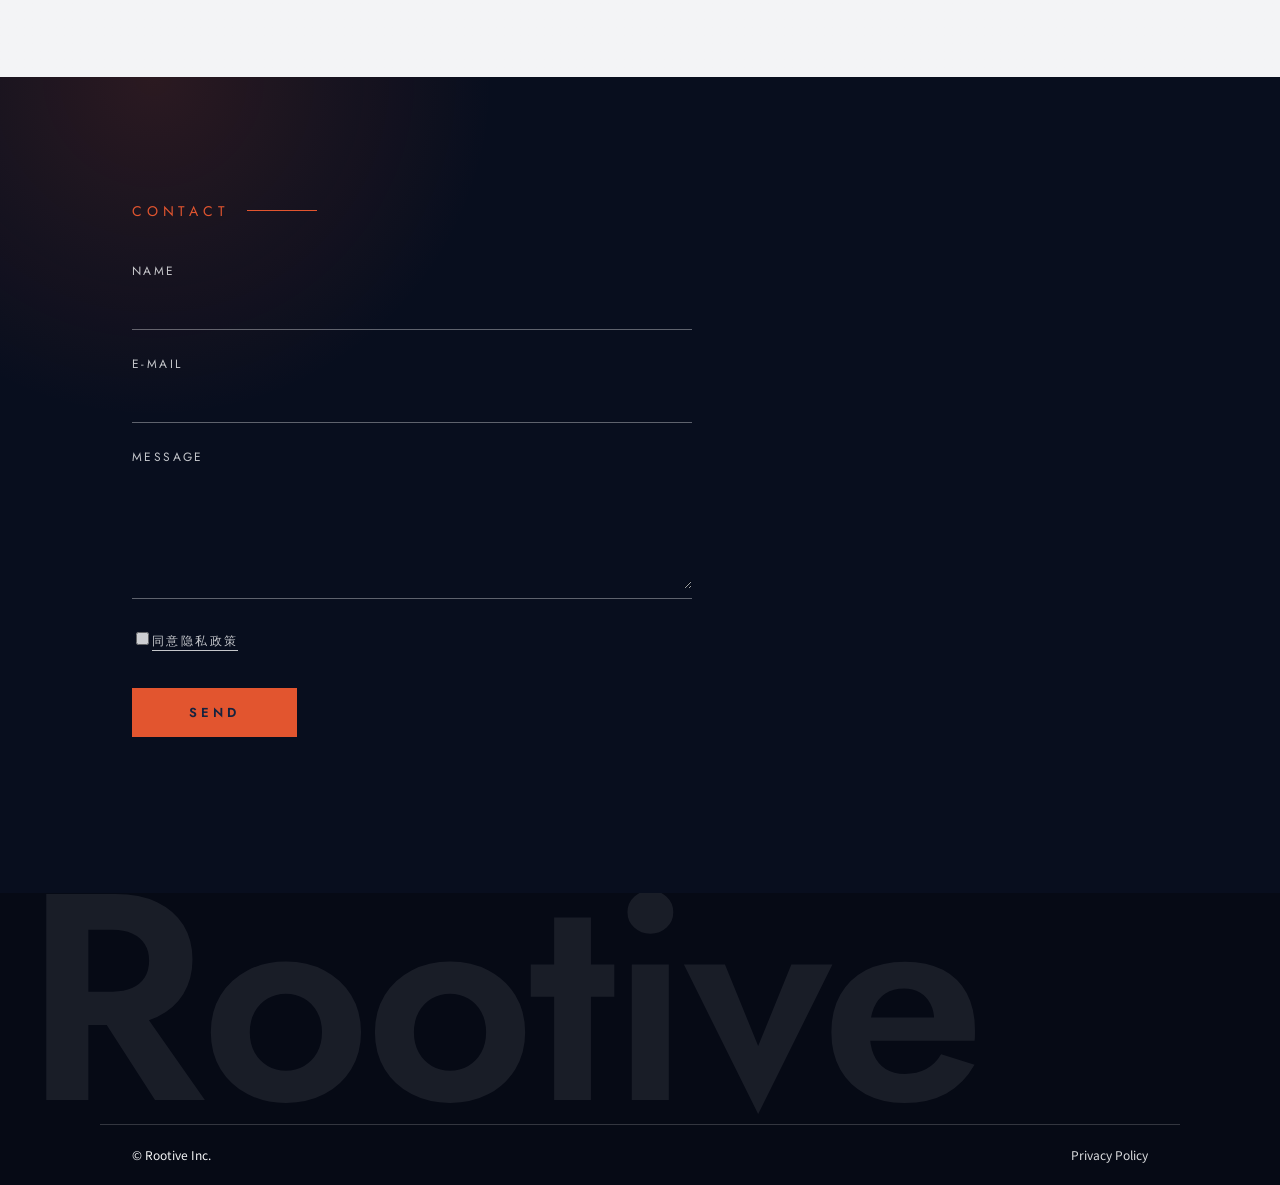
<file: zh/index.html>
<!DOCTYPE html>
<html lang="zh-Hans">
<head>
<meta charset="utf-8">
<meta name="viewport" content="width=device-width, initial-scale=1">
<title>Rootive Inc.（Rootive株式会社）| Roots for creation.</title>
<meta name="description" content="Rootive Inc.（Rootive株式会社）官方网站。提供音乐原盘制作、制作统筹与艺术指导，以及艺术家与创作人的经纪管理。">
<link rel="canonical" href="https://rootive-inc.jp/zh/">
<link rel="alternate" hreflang="ja" href="https://rootive-inc.jp/">
<link rel="alternate" hreflang="en" href="https://rootive-inc.jp/en/">
<link rel="alternate" hreflang="zh-Hans" href="https://rootive-inc.jp/zh/">
<link rel="alternate" hreflang="x-default" href="https://rootive-inc.jp/">
<meta property="og:type" content="website">
<meta property="og:site_name" content="Rootive Inc.">
<meta property="og:title" content="Rootive Inc.（Rootive株式会社）| Roots for creation.">
<meta property="og:description" content="Rootive Inc.（Rootive株式会社）官方网站。提供音乐原盘制作、制作统筹与艺术指导，以及艺术家与创作人的经纪管理。">
<meta property="og:url" content="https://rootive-inc.jp/zh/">
<meta property="og:image" content="https://rootive-inc.jp/assets/og.png">
<meta property="og:locale" content="zh_CN">
<meta name="twitter:card" content="summary_large_image">
<meta name="theme-color" content="#080E1E">
<link rel="icon" href="/favicon.ico" sizes="48x48">
<link rel="icon" href="../assets/favicon.svg" type="image/svg+xml">
<link rel="icon" href="/assets/favicon-32.png" type="image/png" sizes="32x32">
<link rel="apple-touch-icon" href="../assets/apple-touch-icon.png">
<link rel="preconnect" href="https://fonts.googleapis.com">
<link rel="preconnect" href="https://fonts.gstatic.com" crossorigin>
<link href="https://fonts.googleapis.com/css2?family=Jost:wght@300;400;500;600&family=Noto+Sans+SC:wght@400;500&display=swap" rel="stylesheet">
<link rel="stylesheet" href="../assets/style.css">
<script type="application/ld+json">{"@context": "https://schema.org", "@type": "Organization", "name": "Rootive Inc.", "alternateName": "Rootive株式会社", "url": "https://rootive-inc.jp/", "logo": "https://rootive-inc.jp/assets/apple-touch-icon.png", "foundingDate": "2022-05", "address": {"@type": "PostalAddress", "streetAddress": "2-12-8 Setagaya", "addressLocality": "Setagaya-ku", "addressRegion": "Tokyo", "addressCountry": "JP"}}</script>
</head>
<body>
<div class="intro" aria-hidden="true"><svg width="130" height="130" viewBox="0 0 64 64"><circle cx="32" cy="32" r="29" pathLength="1" stroke="var(--bg)" stroke-width="1.4"/><g transform="translate(5.65 10.75) scale(0.85)"><path pathLength="1" d="M10 28V22M16 28V16M22 28V8M28 28V4M34 28V14M40 28V6M46 28V16M52 28V22" stroke="var(--bg)" stroke-width="3.5"/><path class="r" pathLength="1" d="M10 33V36M16 33V38M22 33V42M28 33V46M34 33V40M40 33V44M46 33V38M52 33V36" stroke="var(--acc)" stroke-width="1.6"/></g></svg></div>
<div id="pb"></div><div class="cur" id="cur"></div>
<header><div class="wrap"><a class="lg" href="#top"><svg width="38" height="38" viewBox="0 0 64 64" fill="none" stroke-linecap="round" aria-hidden="true"><circle cx="32" cy="32" r="29" stroke="var(--bg)" stroke-width="2"/><g transform="translate(5.65 10.75) scale(0.85)"><path d="M10 28V22M16 28V16M22 28V8M28 28V4M34 28V14M40 28V6M46 28V16M52 28V22" stroke="var(--bg)" stroke-width="3.5"/><path d="M10 33V36M16 33V38M22 33V42M28 33V46M34 33V40M40 33V44M46 33V38M52 33V36" stroke="var(--acc)" stroke-width="1.6"/></g></svg><span>Rootive<small class="inc">Inc.</small></span></a>
<nav><span class="lk"><a href="#vision">VISION</a><a href="#service">SERVICE</a><a href="#company">COMPANY</a><a href="#contact">CONTACT</a></span><span class="langs"><a class="ln" href="../" hreflang="ja" lang="ja" aria-label="日本語">JA</a><a class="ln" href="../en/" hreflang="en" lang="en" aria-label="English">EN</a><a class="ln on" href="./" hreflang="zh-Hans" lang="zh-Hans" aria-label="简体中文" aria-current="true">中文</a></span><button class="mb" type="button" aria-label="菜单">MENU</button></nav></div></header>
<main>
<div class="hero" id="top"><canvas id="cv" aria-hidden="true"></canvas><div class="wrap hc" id="hc"><h1><span class="hl"><span>Roots for creation.</span></span></h1></div><div class="scr" aria-hidden="true">SCROLL</div></div>
<section id="vision"><div class="bgw" data-px aria-hidden="true">ROOTS</div><div class="wrap">
<div class="tt rv">VISION</div>
<h2 class="vs rv">支撑创意的“基础”，<br>共同创造下一代。</h2>
<div class="vb rv" style="--d:.15s"><p>Rootive 致力于成为艺术家与创作者充分发挥创意的“坚实基础”。<br>在娱乐形态日新月异、日益多元的时代，创作的“初心”与“基本功”这一“根基”的重要性始终不变。<br>我们立足行业一线，提供真正有价值的支持。</p><p>公司名称源自“Roots（根基）”“Creative（创造）”“Active（行动力）”。<br>正因为身处瞬息万变的时代，我们更重视根基，并积极主动地走向世界。</p></div>
<div class="tri"><div class="rv">Roots<small>基础</small></div><span class="pl rv" style="--d:.1s">+</span><div class="rv" style="--d:.15s">Creative<small>创造</small></div><span class="pl rv" style="--d:.25s">+</span><div class="rv" style="--d:.3s">Active<small>主动</small></div></div></div></section>
<div class="mq" aria-hidden="true"><div class="mt"><span>ROOTS</span><span>CREATIVE</span><span>ACTIVE</span><span>ROOTS</span><span>CREATIVE</span><span>ACTIVE</span><span>ROOTS</span><span>CREATIVE</span><span>ACTIVE</span><span>ROOTS</span><span>CREATIVE</span><span>ACTIVE</span></div></div>
<section id="service"><div class="bgw" data-px aria-hidden="true">SOUND</div><div class="wrap"><div class="tt rv">SERVICE</div><div class="sg">
<div class="cd rv"><span class="n">01</span><small class="en">MASTER PRODUCTION</small><b>音乐原盘制作</b><p>从为作品挑选最合适的创作人，到最终交付，我们负责音乐原盘制作的整体制作进度管理，包括录音工程师与录音棚的安排。</p><div class="wv" aria-hidden="true"><i style="--h:6px;--i:0"></i><i style="--h:12px;--i:1"></i><i style="--h:20px;--i:2"></i><i style="--h:9px;--i:3"></i><i style="--h:26px;--i:4"></i><i style="--h:16px;--i:5"></i><i style="--h:32px;--i:6"></i><i style="--h:22px;--i:7"></i><i style="--h:12px;--i:8"></i><i style="--h:28px;--i:9"></i><i style="--h:18px;--i:10"></i><i style="--h:36px;--i:11"></i><i style="--h:24px;--i:12"></i><i style="--h:10px;--i:13"></i><i style="--h:30px;--i:14"></i><i style="--h:14px;--i:15"></i><i style="--h:22px;--i:16"></i><i style="--h:34px;--i:17"></i><i style="--h:16px;--i:18"></i><i style="--h:26px;--i:19"></i><i style="--h:8px;--i:20"></i><i style="--h:20px;--i:21"></i><i style="--h:12px;--i:22"></i><i style="--h:6px;--i:23"></i></div></div>
<div class="cd rv" style="--d:.15s"><span class="n">02</span><small class="en">PRODUCE &amp; DIRECT</small><b>制作统筹、艺术指导</b><p>从作品的策划起，涵盖声音制作统筹、人声指导、录音、混音等技术环节，全程参与，严格把控作品品质。</p><div class="wv" aria-hidden="true"><i style="--h:22px;--i:0"></i><i style="--h:12px;--i:1"></i><i style="--h:28px;--i:2"></i><i style="--h:18px;--i:3"></i><i style="--h:36px;--i:4"></i><i style="--h:24px;--i:5"></i><i style="--h:10px;--i:6"></i><i style="--h:30px;--i:7"></i><i style="--h:14px;--i:8"></i><i style="--h:22px;--i:9"></i><i style="--h:34px;--i:10"></i><i style="--h:16px;--i:11"></i><i style="--h:26px;--i:12"></i><i style="--h:8px;--i:13"></i><i style="--h:20px;--i:14"></i><i style="--h:12px;--i:15"></i><i style="--h:6px;--i:16"></i><i style="--h:6px;--i:17"></i><i style="--h:12px;--i:18"></i><i style="--h:20px;--i:19"></i><i style="--h:9px;--i:20"></i><i style="--h:26px;--i:21"></i><i style="--h:16px;--i:22"></i><i style="--h:32px;--i:23"></i></div></div>
</div></div></section>
<section id="company" class="line"><div class="bgw" data-px aria-hidden="true">ABOUT</div><div class="wrap"><div class="tt rv">COMPANY</div><div class="tb">
<div class="row rv"><div>公司名称</div><div>Rootive Inc.（Rootive株式会社）</div></div>
<div class="row rv" style="--d:.06s"><div>代表人</div><div>代表取締役　増谷 賢</div></div>
<div class="row rv" style="--d:.12s"><div>成立</div><div>2022年5月</div></div>
<div class="row rv" style="--d:.18s"><div>地址</div><div>日本东京都世田谷区世田谷2-12-8</div></div>
<div class="row rv" style="--d:.24s"><div>业务内容</div><div>艺术家与创作人的指导、制作统筹及经纪管理<br>音乐原盘制作、乐曲制作、著作权的开发与管理</div></div>
</div></div></section>
<section id="contact" class="ct"><div class="wrap"><div class="tt rv">CONTACT</div>
<form id="f" class="rv" method="post" data-sending="发送中…" data-ok="已发送，感谢您的来信。" data-err="发送失败，请稍后再试。" data-pending="表单正在准备中。"><div class="fld"><label for="n">NAME</label><input id="n" name="name" autocomplete="name" required></div><div class="fld"><label for="e">E-MAIL</label><input id="e" name="email" type="email" autocomplete="email" required></div><div class="fld"><label for="m">MESSAGE</label><textarea id="m" name="message" required></textarea></div><input type="hidden" name="_subject" value="Rootive website inquiry"><input type="hidden" name="_language" value="zh-Hans"><div class="hp" aria-hidden="true"><label>Leave this field empty<input type="text" name="_gotcha" tabindex="-1" autocomplete="off"></label></div><label class="ck"><input type="checkbox" name="consent" value="agreed" required><span><a href="privacy/" target="_blank" rel="noopener">同意隐私政策</a></span></label><button type="submit">SEND</button><div id="st" role="status" aria-live="polite"></div></form></div></section>
</main>
<footer><div class="bw" aria-hidden="true">Rootive</div><div class="fb"><span>© Rootive Inc.</span><a href="privacy/">Privacy Policy</a></div></footer>
<script src="../assets/config.js"></script>
<script src="../assets/main.js"></script>
</body>
</html>
</file>
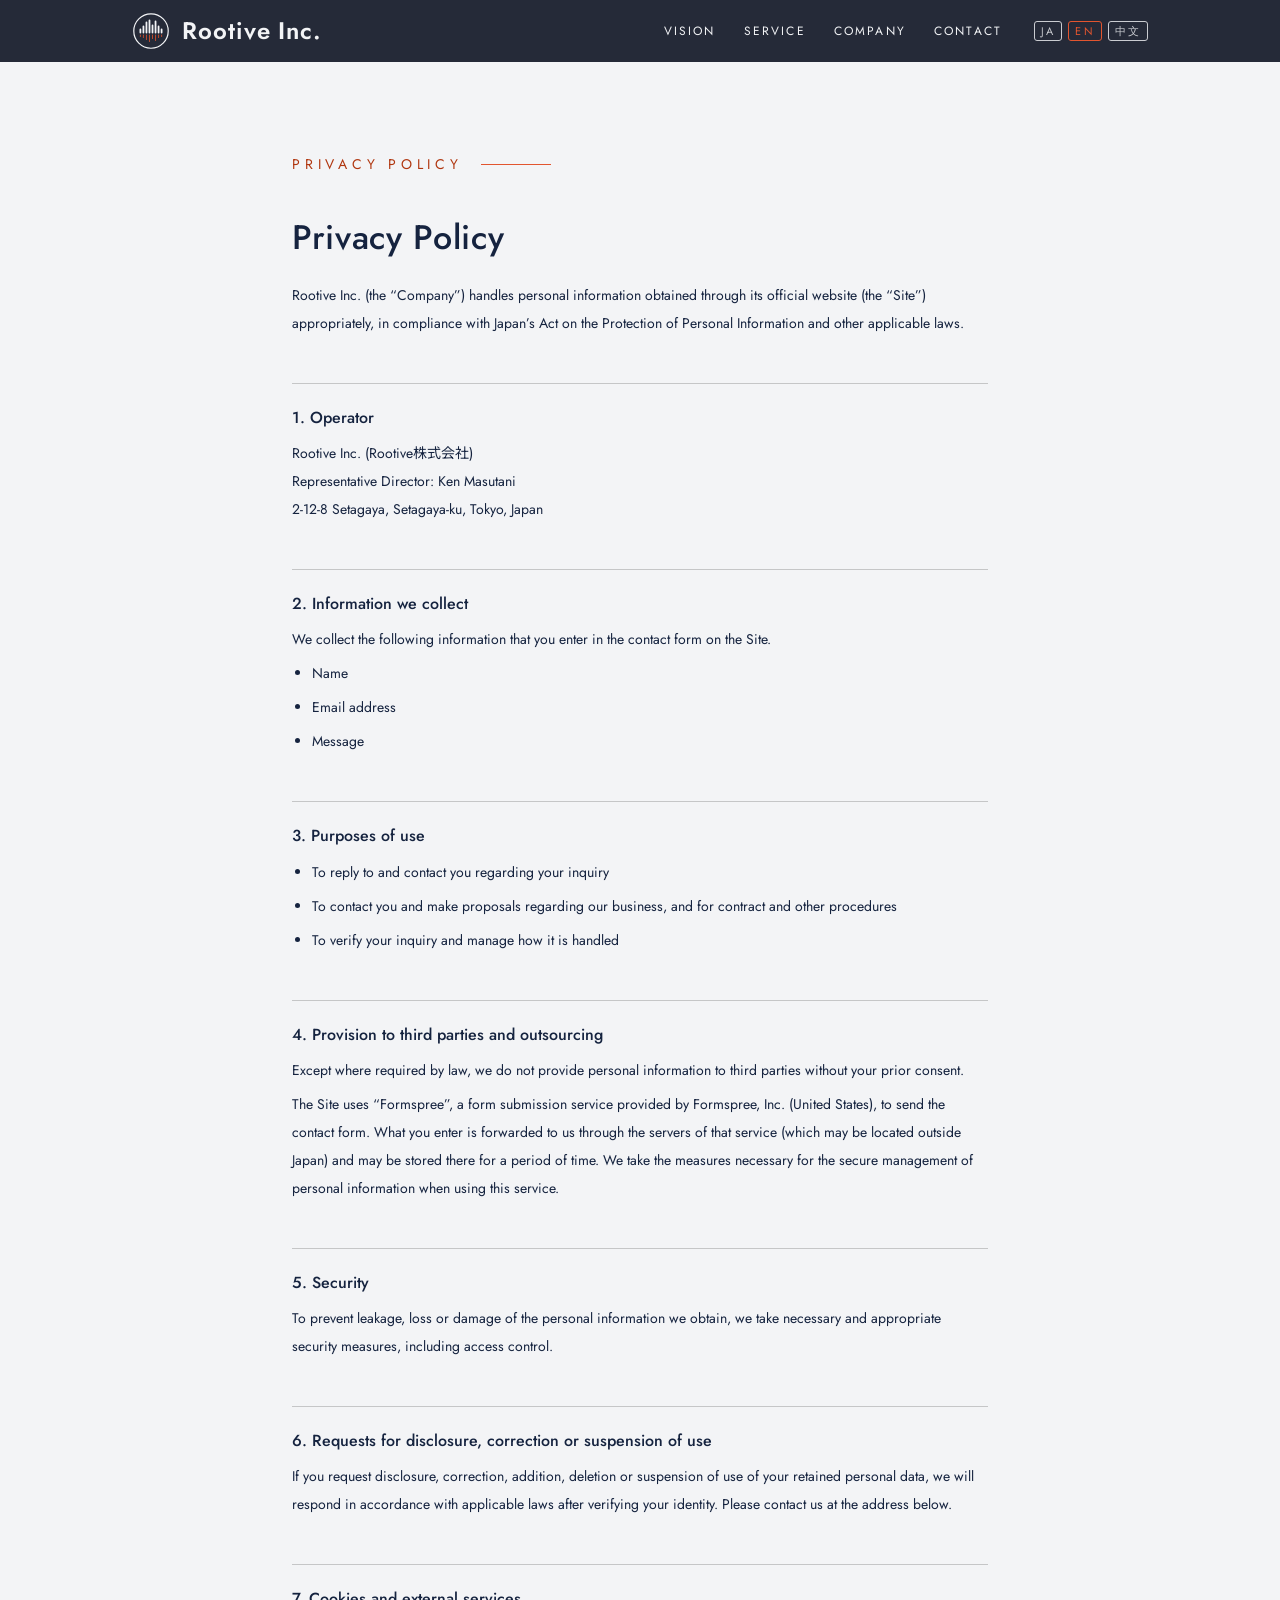
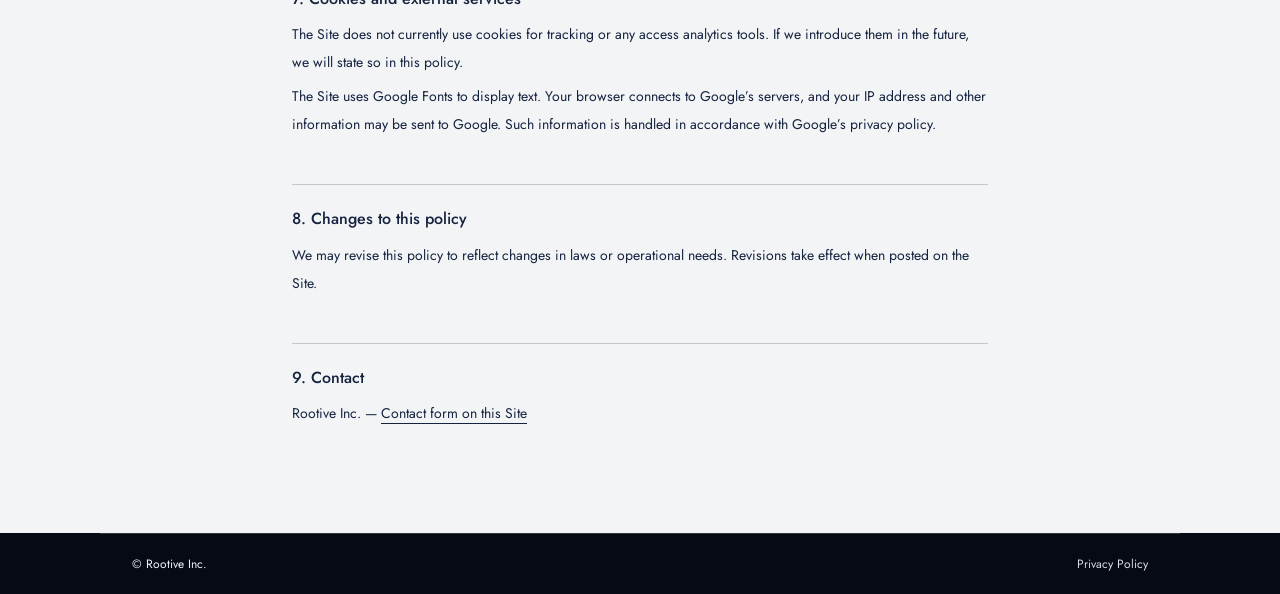
<file: en/privacy/index.html>
<!DOCTYPE html>
<html lang="en">
<head>
<meta charset="utf-8">
<meta name="viewport" content="width=device-width, initial-scale=1">
<title>Privacy Policy | Rootive Inc.</title>
<meta name="description" content="Rootive Inc. (the “Company”) handles personal information obtained through its official website (the “Site”) appropriate">
<link rel="canonical" href="https://rootive-inc.jp/en/privacy/">
<link rel="alternate" hreflang="ja" href="https://rootive-inc.jp/privacy/">
<link rel="alternate" hreflang="en" href="https://rootive-inc.jp/en/privacy/">
<link rel="alternate" hreflang="zh-Hans" href="https://rootive-inc.jp/zh/privacy/">
<link rel="alternate" hreflang="x-default" href="https://rootive-inc.jp/privacy/">
<meta property="og:type" content="website">
<meta property="og:site_name" content="Rootive Inc.">
<meta property="og:title" content="Privacy Policy | Rootive Inc.">
<meta property="og:description" content="Rootive Inc. (the “Company”) handles personal information obtained through its official website (the “Site”) appropriate">
<meta property="og:url" content="https://rootive-inc.jp/en/privacy/">
<meta property="og:image" content="https://rootive-inc.jp/assets/og.png">
<meta property="og:locale" content="en_US">
<meta name="twitter:card" content="summary_large_image">
<meta name="theme-color" content="#080E1E">
<link rel="icon" href="/favicon.ico" sizes="48x48">
<link rel="icon" href="../../assets/favicon.svg" type="image/svg+xml">
<link rel="icon" href="/assets/favicon-32.png" type="image/png" sizes="32x32">
<link rel="apple-touch-icon" href="../../assets/apple-touch-icon.png">
<link rel="preconnect" href="https://fonts.googleapis.com">
<link rel="preconnect" href="https://fonts.gstatic.com" crossorigin>
<link href="https://fonts.googleapis.com/css2?family=Jost:wght@300;400;500;600&family=Noto+Sans+JP:wght@400;500&display=swap" rel="stylesheet">
<link rel="stylesheet" href="../../assets/style.css">
</head>
<body class="pvp">
<div id="pb"></div>
<header class="sm" data-solid="1"><div class="wrap"><a class="lg" href="../"><svg width="38" height="38" viewBox="0 0 64 64" fill="none" stroke-linecap="round" aria-hidden="true"><circle cx="32" cy="32" r="29" stroke="var(--bg)" stroke-width="2"/><g transform="translate(5.65 10.75) scale(0.85)"><path d="M10 28V22M16 28V16M22 28V8M28 28V4M34 28V14M40 28V6M46 28V16M52 28V22" stroke="var(--bg)" stroke-width="3.5"/><path d="M10 33V36M16 33V38M22 33V42M28 33V46M34 33V40M40 33V44M46 33V38M52 33V36" stroke="var(--acc)" stroke-width="1.6"/></g></svg><span>Rootive<small class="inc">Inc.</small></span></a>
<nav><span class="lk"><a href="../#vision">VISION</a><a href="../#service">SERVICE</a><a href="../#company">COMPANY</a><a href="../#contact">CONTACT</a></span><span class="langs"><a class="ln" href="../../privacy/" hreflang="ja" lang="ja" aria-label="日本語">JA</a><a class="ln on" href="./" hreflang="en" lang="en" aria-label="English" aria-current="true">EN</a><a class="ln" href="../../zh/privacy/" hreflang="zh-Hans" lang="zh-Hans" aria-label="简体中文">中文</a></span><button class="mb" type="button" aria-label="Menu">MENU</button></nav></div></header>
<main class="pv"><div class="wrap"><div class="tt">PRIVACY POLICY</div><h1>Privacy Policy</h1><p class="lead">Rootive Inc. (the “Company”) handles personal information obtained through its official website (the “Site”) appropriately, in compliance with Japan’s Act on the Protection of Personal Information and other applicable laws.</p><h2>1. Operator</h2><p>Rootive Inc. (Rootive株式会社)<br>Representative Director: Ken Masutani<br>2-12-8 Setagaya, Setagaya-ku, Tokyo, Japan</p><h2>2. Information we collect</h2><p>We collect the following information that you enter in the contact form on the Site.</p><ul><li>Name</li><li>Email address</li><li>Message</li></ul><h2>3. Purposes of use</h2><ul><li>To reply to and contact you regarding your inquiry</li><li>To contact you and make proposals regarding our business, and for contract and other procedures</li><li>To verify your inquiry and manage how it is handled</li></ul><h2>4. Provision to third parties and outsourcing</h2><p>Except where required by law, we do not provide personal information to third parties without your prior consent.</p><p>The Site uses “Formspree”, a form submission service provided by Formspree, Inc. (United States), to send the contact form. What you enter is forwarded to us through the servers of that service (which may be located outside Japan) and may be stored there for a period of time. We take the measures necessary for the secure management of personal information when using this service.</p><h2>5. Security</h2><p>To prevent leakage, loss or damage of the personal information we obtain, we take necessary and appropriate security measures, including access control.</p><h2>6. Requests for disclosure, correction or suspension of use</h2><p>If you request disclosure, correction, addition, deletion or suspension of use of your retained personal data, we will respond in accordance with applicable laws after verifying your identity. Please contact us at the address below.</p><h2>7. Cookies and external services</h2><p>The Site does not currently use cookies for tracking or any access analytics tools. If we introduce them in the future, we will state so in this policy.</p><p>The Site uses Google Fonts to display text. Your browser connects to Google’s servers, and your IP address and other information may be sent to Google. Such information is handled in accordance with Google’s privacy policy.</p><h2>8. Changes to this policy</h2><p>We may revise this policy to reflect changes in laws or operational needs. Revisions take effect when posted on the Site.</p><h2>9. Contact</h2><p>Rootive Inc. — <a href="../#contact">Contact form on this Site</a></p></div></main>
<footer><div class="fb"><span>© Rootive Inc.</span><a href="./">Privacy Policy</a></div></footer>
<script src="../../assets/config.js"></script>
<script src="../../assets/main.js"></script>
</body>
</html>
</file>
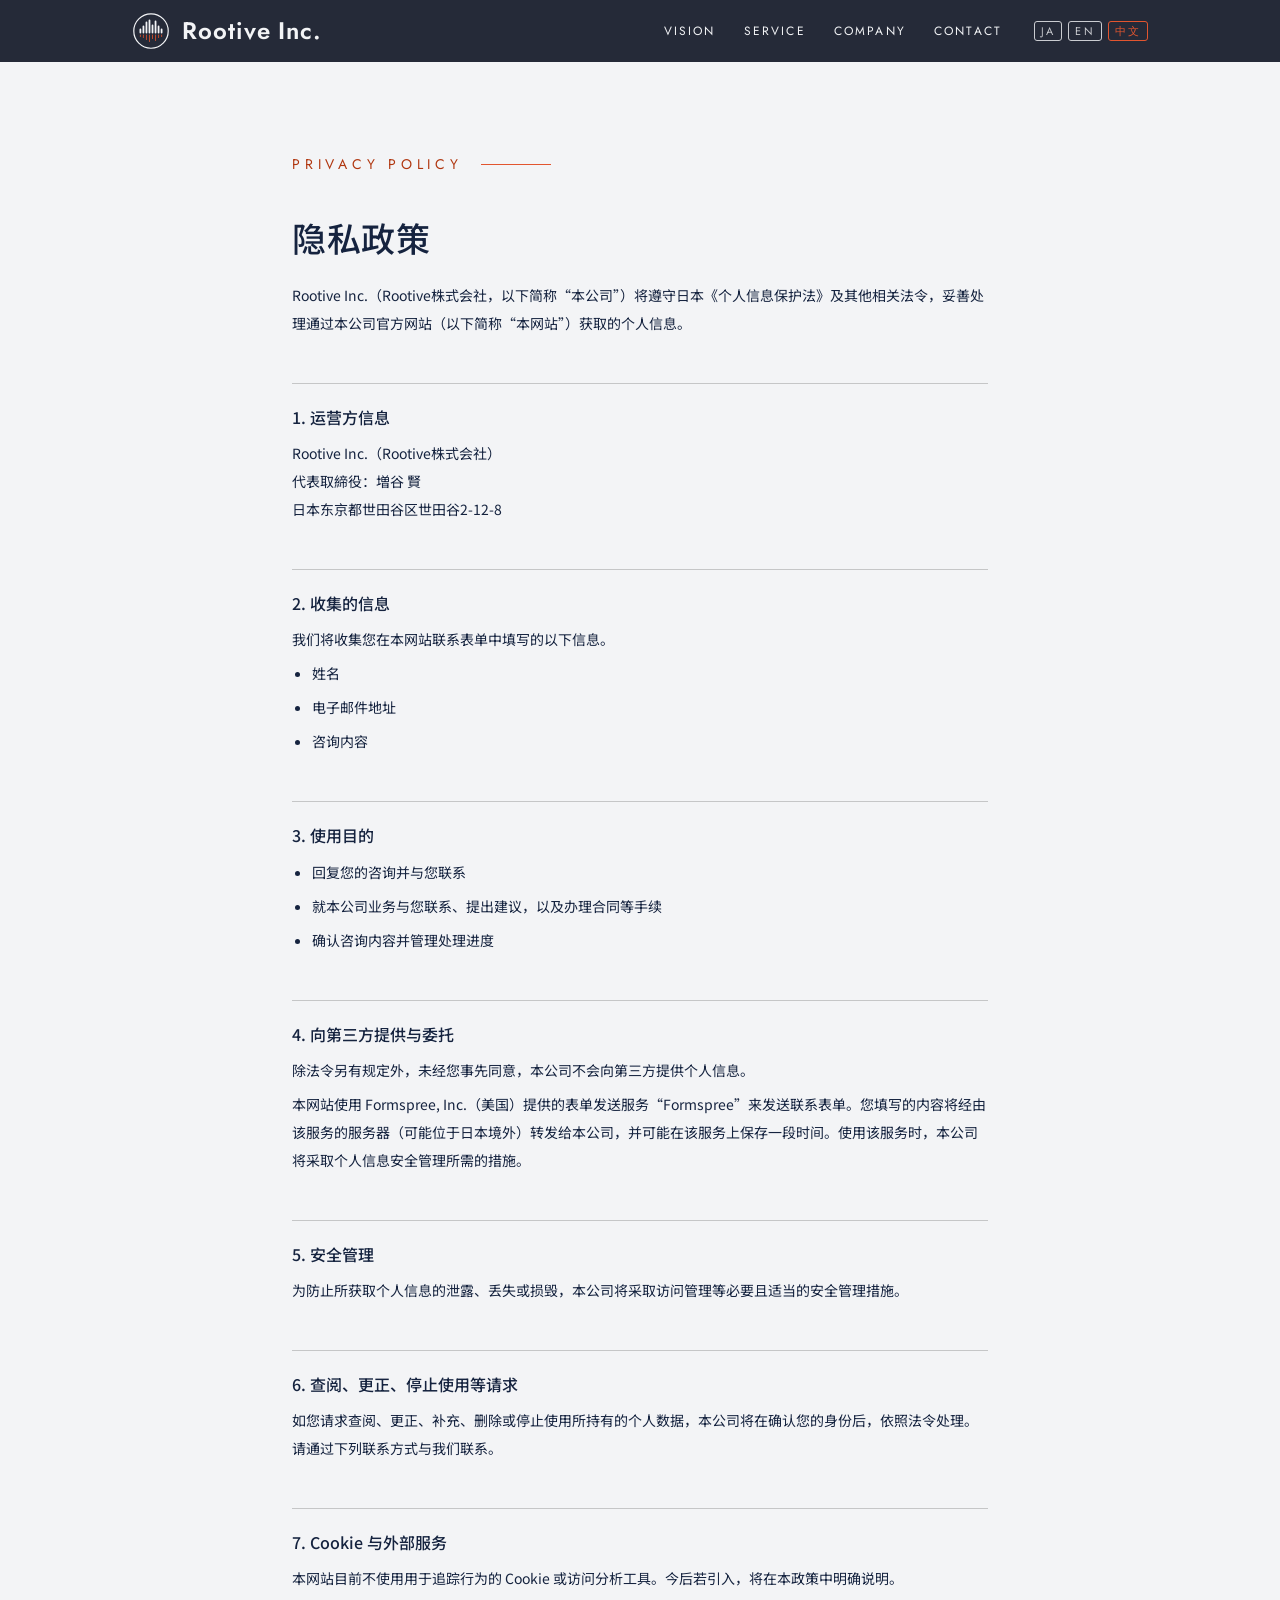
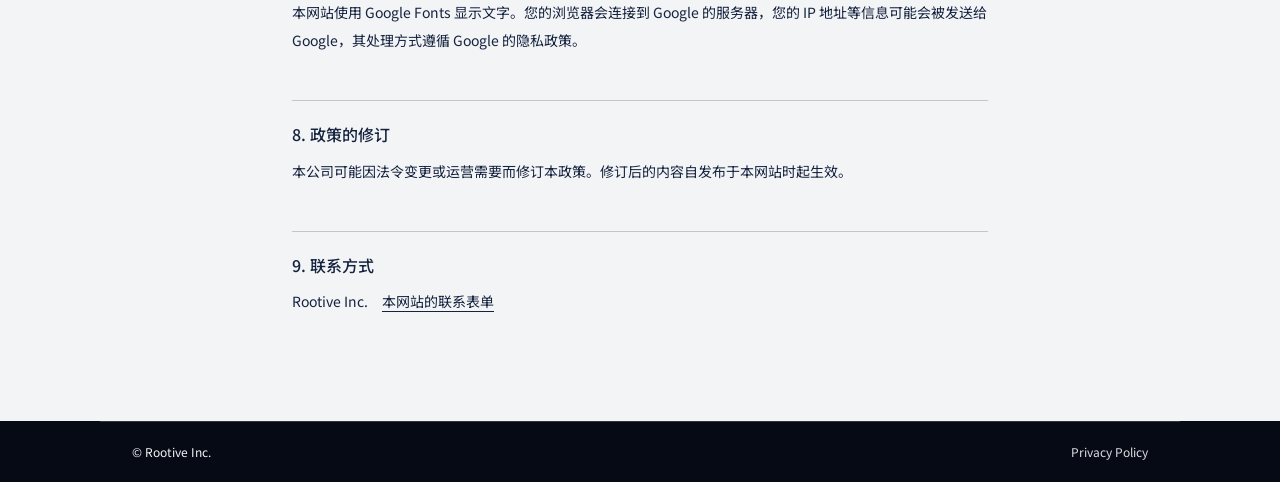
<file: zh/privacy/index.html>
<!DOCTYPE html>
<html lang="zh-Hans">
<head>
<meta charset="utf-8">
<meta name="viewport" content="width=device-width, initial-scale=1">
<title>隐私政策 | Rootive Inc.</title>
<meta name="description" content="Rootive Inc.（Rootive株式会社，以下简称“本公司”）将遵守日本《个人信息保护法》及其他相关法令，妥善处理通过本公司官方网站（以下简称“本网站”）获取的个人信息。">
<link rel="canonical" href="https://rootive-inc.jp/zh/privacy/">
<link rel="alternate" hreflang="ja" href="https://rootive-inc.jp/privacy/">
<link rel="alternate" hreflang="en" href="https://rootive-inc.jp/en/privacy/">
<link rel="alternate" hreflang="zh-Hans" href="https://rootive-inc.jp/zh/privacy/">
<link rel="alternate" hreflang="x-default" href="https://rootive-inc.jp/privacy/">
<meta property="og:type" content="website">
<meta property="og:site_name" content="Rootive Inc.">
<meta property="og:title" content="隐私政策 | Rootive Inc.">
<meta property="og:description" content="Rootive Inc.（Rootive株式会社，以下简称“本公司”）将遵守日本《个人信息保护法》及其他相关法令，妥善处理通过本公司官方网站（以下简称“本网站”）获取的个人信息。">
<meta property="og:url" content="https://rootive-inc.jp/zh/privacy/">
<meta property="og:image" content="https://rootive-inc.jp/assets/og.png">
<meta property="og:locale" content="zh_CN">
<meta name="twitter:card" content="summary_large_image">
<meta name="theme-color" content="#080E1E">
<link rel="icon" href="/favicon.ico" sizes="48x48">
<link rel="icon" href="../../assets/favicon.svg" type="image/svg+xml">
<link rel="icon" href="/assets/favicon-32.png" type="image/png" sizes="32x32">
<link rel="apple-touch-icon" href="../../assets/apple-touch-icon.png">
<link rel="preconnect" href="https://fonts.googleapis.com">
<link rel="preconnect" href="https://fonts.gstatic.com" crossorigin>
<link href="https://fonts.googleapis.com/css2?family=Jost:wght@300;400;500;600&family=Noto+Sans+SC:wght@400;500&display=swap" rel="stylesheet">
<link rel="stylesheet" href="../../assets/style.css">
</head>
<body class="pvp">
<div id="pb"></div>
<header class="sm" data-solid="1"><div class="wrap"><a class="lg" href="../"><svg width="38" height="38" viewBox="0 0 64 64" fill="none" stroke-linecap="round" aria-hidden="true"><circle cx="32" cy="32" r="29" stroke="var(--bg)" stroke-width="2"/><g transform="translate(5.65 10.75) scale(0.85)"><path d="M10 28V22M16 28V16M22 28V8M28 28V4M34 28V14M40 28V6M46 28V16M52 28V22" stroke="var(--bg)" stroke-width="3.5"/><path d="M10 33V36M16 33V38M22 33V42M28 33V46M34 33V40M40 33V44M46 33V38M52 33V36" stroke="var(--acc)" stroke-width="1.6"/></g></svg><span>Rootive<small class="inc">Inc.</small></span></a>
<nav><span class="lk"><a href="../#vision">VISION</a><a href="../#service">SERVICE</a><a href="../#company">COMPANY</a><a href="../#contact">CONTACT</a></span><span class="langs"><a class="ln" href="../../privacy/" hreflang="ja" lang="ja" aria-label="日本語">JA</a><a class="ln" href="../../en/privacy/" hreflang="en" lang="en" aria-label="English">EN</a><a class="ln on" href="./" hreflang="zh-Hans" lang="zh-Hans" aria-label="简体中文" aria-current="true">中文</a></span><button class="mb" type="button" aria-label="菜单">MENU</button></nav></div></header>
<main class="pv"><div class="wrap"><div class="tt">PRIVACY POLICY</div><h1>隐私政策</h1><p class="lead">Rootive Inc.（Rootive株式会社，以下简称“本公司”）将遵守日本《个人信息保护法》及其他相关法令，妥善处理通过本公司官方网站（以下简称“本网站”）获取的个人信息。</p><h2>1. 运营方信息</h2><p>Rootive Inc.（Rootive株式会社）<br>代表取締役：増谷 賢<br>日本东京都世田谷区世田谷2-12-8</p><h2>2. 收集的信息</h2><p>我们将收集您在本网站联系表单中填写的以下信息。</p><ul><li>姓名</li><li>电子邮件地址</li><li>咨询内容</li></ul><h2>3. 使用目的</h2><ul><li>回复您的咨询并与您联系</li><li>就本公司业务与您联系、提出建议，以及办理合同等手续</li><li>确认咨询内容并管理处理进度</li></ul><h2>4. 向第三方提供与委托</h2><p>除法令另有规定外，未经您事先同意，本公司不会向第三方提供个人信息。</p><p>本网站使用 Formspree, Inc.（美国）提供的表单发送服务“Formspree”来发送联系表单。您填写的内容将经由该服务的服务器（可能位于日本境外）转发给本公司，并可能在该服务上保存一段时间。使用该服务时，本公司将采取个人信息安全管理所需的措施。</p><h2>5. 安全管理</h2><p>为防止所获取个人信息的泄露、丢失或损毁，本公司将采取访问管理等必要且适当的安全管理措施。</p><h2>6. 查阅、更正、停止使用等请求</h2><p>如您请求查阅、更正、补充、删除或停止使用所持有的个人数据，本公司将在确认您的身份后，依照法令处理。请通过下列联系方式与我们联系。</p><h2>7. Cookie 与外部服务</h2><p>本网站目前不使用用于追踪行为的 Cookie 或访问分析工具。今后若引入，将在本政策中明确说明。</p><p>本网站使用 Google Fonts 显示文字。您的浏览器会连接到 Google 的服务器，您的 IP 地址等信息可能会被发送给 Google，其处理方式遵循 Google 的隐私政策。</p><h2>8. 政策的修订</h2><p>本公司可能因法令变更或运营需要而修订本政策。修订后的内容自发布于本网站时起生效。</p><h2>9. 联系方式</h2><p>Rootive Inc.　<a href="../#contact">本网站的联系表单</a></p></div></main>
<footer><div class="fb"><span>© Rootive Inc.</span><a href="./">Privacy Policy</a></div></footer>
<script src="../../assets/config.js"></script>
<script src="../../assets/main.js"></script>
</body>
</html>
</file>
<file: assets/style.css>
:root{--sans:'Noto Sans JP',sans-serif;--line:rgba(128,128,128,.4);--ink:#15233F;--dk:#080E1E;--acc:#E2552F;--acc-ink:#B0360F;--bg:#F3F4F6;--ease:cubic-bezier(.2,.7,.2,1)}
*{box-sizing:border-box}
html{scroll-behavior:smooth}
body{margin:0;background:var(--bg);color:var(--ink);font-family:var(--sans);font-size:15px;line-height:2;overflow-x:hidden;transition:background .5s,color .5s}
a{color:inherit;text-decoration:none}
.wrap{max-width:1080px;margin:0 auto;padding:0 32px;position:relative}
#pb{position:fixed;top:0;left:0;right:0;height:2px;background:var(--acc);transform:scaleX(0);transform-origin:left;z-index:30}
header{position:fixed;top:0;left:0;right:0;z-index:20;color:var(--bg);transition:background .4s,backdrop-filter .4s}
header .wrap{display:flex;justify-content:space-between;align-items:center;height:84px;transition:height .4s var(--ease)}
header.sm{background:color-mix(in srgb,var(--dk) 88%,transparent);backdrop-filter:blur(10px)}
header.sm .wrap{height:62px}
.lg{display:flex;gap:12px;align-items:center;font-family:'Jost',sans-serif;font-weight:600;font-size:24px;letter-spacing:.04em}
nav{display:flex;gap:28px;font-family:'Jost',sans-serif;font-size:12px;letter-spacing:.18em;align-items:center}
nav a{position:relative;padding:2px 0}
nav a::after{content:'';position:absolute;left:0;right:0;bottom:-2px;height:1px;background:var(--acc);transform:scaleX(0);transform-origin:right;transition:transform .5s var(--ease)}
nav a:hover::after{transform:scaleX(1);transform-origin:left}
.ln{border:0.5px solid currentColor;border-radius:3px;padding:0 6px;font-size:11px;opacity:.8}
.ln.on{opacity:1;border-color:var(--acc);color:var(--acc)}
.inc{font-weight:inherit;font-size:1em;letter-spacing:.04em;margin-left:.3em}
.lg,nav{white-space:nowrap}
.langs{display:flex;gap:6px;margin-left:4px}
.lk{display:flex;gap:28px}
.mb{display:none;background:none;border:0.5px solid currentColor;color:inherit;border-radius:3px;font:11px 'Jost',sans-serif;letter-spacing:.14em;padding:2px 8px;cursor:pointer}
@media(max-width:1000px){nav,.lk{gap:16px}nav a{letter-spacing:.1em}.lg{font-size:21px}}
@media(max-width:780px){header .wrap{padding:0 16px;height:68px}header.sm .wrap{height:56px}.lg{font-size:19px;gap:8px;min-width:0}.lg svg{width:30px;height:30px;flex:none}nav{gap:10px}.langs{gap:5px;margin-left:0}.ln{padding:0 5px;font-size:10px}.mb{display:block;flex:none}.lk{padding:8px 16px 18px!important}.lk{display:none;position:absolute;top:100%;left:0;right:0;flex-direction:column;gap:0;background:var(--dk);padding:8px 32px 18px}.lk a{padding:10px 0;font-size:13px}nav.open .lk{display:flex}}
.hero{position:relative;height:100svh;min-height:620px;background:var(--dk);color:var(--bg);display:flex;align-items:flex-end;overflow:hidden}
.hero::before{content:'';position:absolute;inset:0;z-index:1;pointer-events:none;background:radial-gradient(circle 70px at var(--lx,50%) var(--ly,46%),rgba(255,255,255,.10),transparent),radial-gradient(circle 320px at var(--lx,50%) var(--ly,46%),color-mix(in srgb,var(--acc) 22%,transparent),transparent)}
.hero::after{content:'';position:absolute;inset:0;z-index:1;pointer-events:none;background:linear-gradient(to top,rgba(0,0,0,.42),transparent 52%),radial-gradient(ellipse 100% 100% at 50% 40%,transparent 55%,rgba(0,0,0,.3) 100%)}
#cv{position:absolute;inset:0;width:100%;height:100%;z-index:0}
.hc{z-index:2;padding-bottom:68px;width:100%;will-change:transform}
.hero h1{font-family:'Jost',sans-serif;font-size:clamp(30px,5vw,64px);font-weight:300;letter-spacing:.02em;line-height:1.3;margin:0}
.hl{display:block;overflow:hidden}
.scr{position:absolute;z-index:2;right:32px;bottom:68px;writing-mode:vertical-rl;font-family:'Jost',sans-serif;font-size:11px;letter-spacing:.34em;display:flex;align-items:center;gap:12px}
.scr::after{content:'';width:1px;height:64px;background:var(--acc);transform-origin:top;animation:cue 2.2s var(--ease) infinite}
@keyframes cue{0%{transform:scaleY(0)}50%{transform:scaleY(1);transform-origin:top}51%{transform-origin:bottom}100%{transform:scaleY(0);transform-origin:bottom}}
.intro{position:fixed;inset:0;z-index:100;background:var(--dk);display:grid;place-items:center;animation:out 1s cubic-bezier(.75,0,.2,1) 1.5s forwards}
@keyframes out{to{transform:translateY(-100%);visibility:hidden}}
.intro path,.intro circle{fill:none;stroke-linecap:round;stroke-dasharray:1;stroke-dashoffset:1;animation:dr 1.2s var(--ease) forwards}
.intro circle{animation-duration:1.4s}
.intro .r{animation-delay:.55s}
@keyframes dr{to{stroke-dashoffset:0}}
section{padding:120px 0;position:relative;overflow:hidden;scroll-margin-top:40px}
.bgw{position:absolute;right:-1%;top:30px;font-family:'Jost',sans-serif;font-weight:600;font-size:clamp(120px,26vw,360px);line-height:1;color:transparent;-webkit-text-stroke:1px rgba(128,128,128,.28);pointer-events:none;user-select:none;will-change:transform}
.tt{font-family:'Jost',sans-serif;font-size:14px;letter-spacing:.34em;color:var(--acc-ink);margin-bottom:34px;display:flex;align-items:center;gap:18px}
.tt::after{content:'';width:70px;height:1px;background:var(--acc)}
.tt b{font-weight:400;opacity:.6}
.vs{font-family:var(--sans);font-weight:500;font-size:clamp(24px,3.8vw,46px);line-height:1.6;margin:0;letter-spacing:.02em}
.vb{max-width:640px;margin-top:44px}
.vb p{margin:0 0 26px}
.pl{font-family:'Jost',sans-serif;font-weight:300;font-size:clamp(20px,2.6vw,32px);color:var(--acc);padding-top:12px;line-height:1.2}
.tri{display:grid;grid-template-columns:1fr auto 1fr auto 1fr;gap:22px;margin:80px 0 0;align-items:start}
.tri div{position:relative;padding-top:16px;font-family:'Jost',sans-serif;font-size:clamp(18px,2.4vw,28px);letter-spacing:.14em;font-weight:300}
.tri div::before{content:'';position:absolute;top:0;left:0;right:0;height:2px;background:var(--acc);transition:transform 1.2s .2s var(--ease)}
.js .tri div::before{transform:scaleX(0);transform-origin:left}
.js .tri div.in::before{transform:none}
.tri small{display:block;font-family:var(--sans);font-size:12px;opacity:.7;letter-spacing:.1em}
.mq{overflow:hidden;border-block:0.5px solid rgba(128,128,128,.4);padding:18px 0;background:var(--bg)}
.mt{display:flex;width:max-content;animation:mq 34s linear infinite}
.mq:hover .mt{animation-play-state:paused}
.mt span{font-family:'Jost',sans-serif;font-weight:600;font-size:clamp(40px,7vw,92px);line-height:1.1;letter-spacing:.06em;color:transparent;-webkit-text-stroke:1px var(--ink);padding:0 .4em;white-space:nowrap;transition:color .4s}
.mt span:nth-child(3n){-webkit-text-stroke:0;color:var(--acc)}
.mt span:hover{color:var(--ink)}
@keyframes mq{to{transform:translateX(-50%)}}
.line{border-top:0.5px solid rgba(128,128,128,.4)}
#vision{background:linear-gradient(180deg,var(--bg) 0%,color-mix(in srgb,var(--bg) 90%,var(--ink)) 100%)}
#service{background:linear-gradient(180deg,color-mix(in srgb,var(--bg) 90%,var(--ink)) 0%,var(--bg) 100%)}
#company{background:radial-gradient(ellipse 80% 70% at 85% 0%,color-mix(in srgb,var(--bg) 86%,var(--acc)) 0%,var(--bg) 70%)}
.sg{display:grid;grid-template-columns:1fr 1fr;gap:28px;position:relative}
.cd{position:relative;overflow:hidden;border:0.5px solid var(--ink);padding:44px 36px 40px;min-height:380px}
.cd::before{content:'';position:absolute;inset:0;background:var(--acc);opacity:.15;transform:translateY(101%);transition:transform .7s var(--ease)}
.cd:hover::before{transform:none}
.cd>*{position:relative}
.cd .n{font-family:'Jost',sans-serif;font-weight:300;color:var(--acc);font-size:60px;line-height:1;display:block;transition:transform .7s var(--ease)}
.cd:hover .n{transform:translateX(10px)}
.cd p{margin:0;font-size:14px}
.cd b{font-weight:500;display:block;margin:18px 0 16px;line-height:1.7;font-size:18px}
.cd .en{display:block;margin-top:14px;font-family:'Jost',sans-serif;font-size:11px;letter-spacing:.3em;color:var(--acc-ink)}
.cd b{margin-top:6px}
.wv{display:flex;align-items:flex-end;gap:7px;height:40px;margin-top:34px}
.wv i{display:block;width:2px;height:var(--h);background:var(--ink);opacity:.4;border-radius:1px;transition:background .5s,opacity .5s,transform .7s var(--ease);transition-delay:calc(var(--i)*18ms)}
.js .wv i{transform:scaleY(0);transform-origin:bottom}
.js .cd.in .wv i{transform:none}
.cd:hover .wv i{background:var(--acc);opacity:1}
.tb{position:relative}
.row{display:grid;grid-template-columns:170px 1fr;position:relative}
.row div{padding:20px 6px}
.row div:first-child{font-family:'Jost',sans-serif;letter-spacing:.16em;font-size:12px;color:var(--acc-ink);padding-top:23px}
.row::after{content:'';position:absolute;left:0;right:0;bottom:0;height:.5px;background:var(--ink);opacity:.45;transition:transform 1.2s var(--ease)}
.js .row::after{transform:scaleX(0);transform-origin:left}
.js .row.in::after{transform:none}
.ct{background:radial-gradient(circle 340px at 12% 0%,color-mix(in srgb,var(--acc) 16%,transparent),transparent),var(--dk);color:var(--bg)}
.ct form{max-width:560px}
.ct .tt{color:var(--acc)}
.fld{position:relative;margin-top:22px;border-bottom:0.5px solid rgba(255,255,255,.35)}
.fld::after{content:'';position:absolute;left:0;right:0;bottom:-1px;height:1px;background:var(--acc);transform:scaleX(0);transform-origin:left;transition:transform .6s var(--ease)}
.fld:focus-within::after{transform:scaleX(1)}
.ct label{display:block;font-family:'Jost',sans-serif;font-size:12px;letter-spacing:.2em;opacity:.8}
.ct input,.ct textarea{width:100%;background:transparent;border:0;color:var(--bg);font:inherit;padding:6px 0 10px;outline:none}
.ct textarea{height:120px;resize:vertical}
.ct button{margin-top:36px;position:relative;overflow:hidden;background:var(--acc);color:var(--ink);border:1px solid var(--acc);padding:14px 56px;font-family:'Jost',sans-serif;font-weight:600;letter-spacing:.3em;font-size:13px;cursor:pointer;transition:background .5s var(--ease),color .5s var(--ease),letter-spacing .5s var(--ease)}
.ct button:hover{background:transparent;color:var(--acc);letter-spacing:.4em}
#st{margin-top:16px;font-size:12px;opacity:.8;min-height:20px}
footer{background:color-mix(in srgb,var(--dk) 70%,#000);color:var(--bg);overflow:hidden}
.bw{font-family:'Jost',sans-serif;font-weight:600;font-size:clamp(90px,23vw,330px);line-height:.85;letter-spacing:-.02em;opacity:.08;white-space:nowrap;padding:0 24px;margin-top:-20px;user-select:none}
.fb{display:flex;justify-content:space-between;padding:18px 32px;font-size:12px;border-top:0.5px solid rgba(255,255,255,.18);max-width:1080px;margin:0 auto}
.js .rv{opacity:0;transform:translateY(34px);transition:opacity 1s var(--ease),transform 1s var(--ease);transition-delay:var(--d,0s)}
.js .rv.in{opacity:1;transform:none}
.js .hl>span{display:block;transform:translateY(112%);transition:transform 1.2s var(--ease)}
.ready .hl>span{transform:none}
.cur{display:none;position:fixed;left:0;top:0;width:34px;height:34px;border:1px solid var(--acc);border-radius:50%;pointer-events:none;z-index:50;transition:width .3s var(--ease),height .3s var(--ease),background .3s}
.cur.big{width:72px;height:72px;background:rgba(128,128,128,.14)}
.rm *,.rm *::before,.rm *::after{animation:none!important;transition:none!important}
.rm .intro{display:none}
@media(max-width:400px){.lg{font-size:16px}.lg svg{width:26px;height:26px}nav{gap:8px}.langs{gap:4px}.ln{padding:0 4px;font-size:9.5px}.mb{padding:2px 6px;letter-spacing:.08em}}
@media(max-width:760px){.sg{grid-template-columns:1fr;gap:30px}.tri{margin:46px 0 0;gap:6px}.tri div{font-size:13px;letter-spacing:.04em}.pl{font-size:16px}.row{grid-template-columns:100px 1fr}section{padding:76px 0}.scr{display:none}.cd{padding:34px 24px;min-height:0}.wv{gap:6px}}

html[lang="en"]{--sans:'Jost','Noto Sans JP',sans-serif}
html[lang="zh-Hans"]{--sans:'Noto Sans SC','Noto Sans JP',sans-serif}
@media(max-width:760px){html[lang="en"] .row{grid-template-columns:132px 1fr}html[lang="en"] .row div:first-child{font-size:11px;letter-spacing:.1em}}
.ln{display:inline-block;line-height:1.7}
.ln::after{display:none!important}
a.ln:hover{opacity:1;border-color:var(--acc)}
.ln:focus-visible,.mb:focus-visible,.ct button:focus-visible,.lg:focus-visible{outline:1px solid var(--acc);outline-offset:3px}
.ck{display:flex;gap:12px;align-items:flex-start;margin-top:28px;font-size:13px;line-height:1.8;cursor:pointer}
.ck input{width:auto;margin-top:5px;accent-color:var(--acc);flex:none}
.ck a{border-bottom:.5px solid currentColor}
.hp{position:absolute;left:-9999px;width:1px;height:1px;overflow:hidden}
.ct button:disabled{opacity:.5;cursor:default}
.fb a{opacity:.9}.fb a:hover{opacity:1;text-decoration:underline}
body.pvp{background:var(--bg)}
.pv{padding:150px 0 100px}
.pv .wrap{max-width:760px}
.pv h1{font-family:var(--sans);font-weight:500;font-size:clamp(24px,3.4vw,34px);line-height:1.5;margin:0 0 18px;letter-spacing:.02em}
.pv .lead{font-size:14px;margin:0 0 8px}
.pv h2{font-family:var(--sans);font-size:16px;font-weight:500;margin:46px 0 8px;padding-top:20px;border-top:.5px solid var(--line);line-height:1.7}
.pv p,.pv li{font-size:14px;line-height:2;margin:0 0 6px}
.pv ul{margin:0;padding-left:1.3em}
.pv .dt{margin-top:56px;font-size:12px;opacity:.7;font-family:'Jost',sans-serif;letter-spacing:.1em}
.pv a{border-bottom:.5px solid currentColor}
.pvp footer{margin-top:0}
</file>
